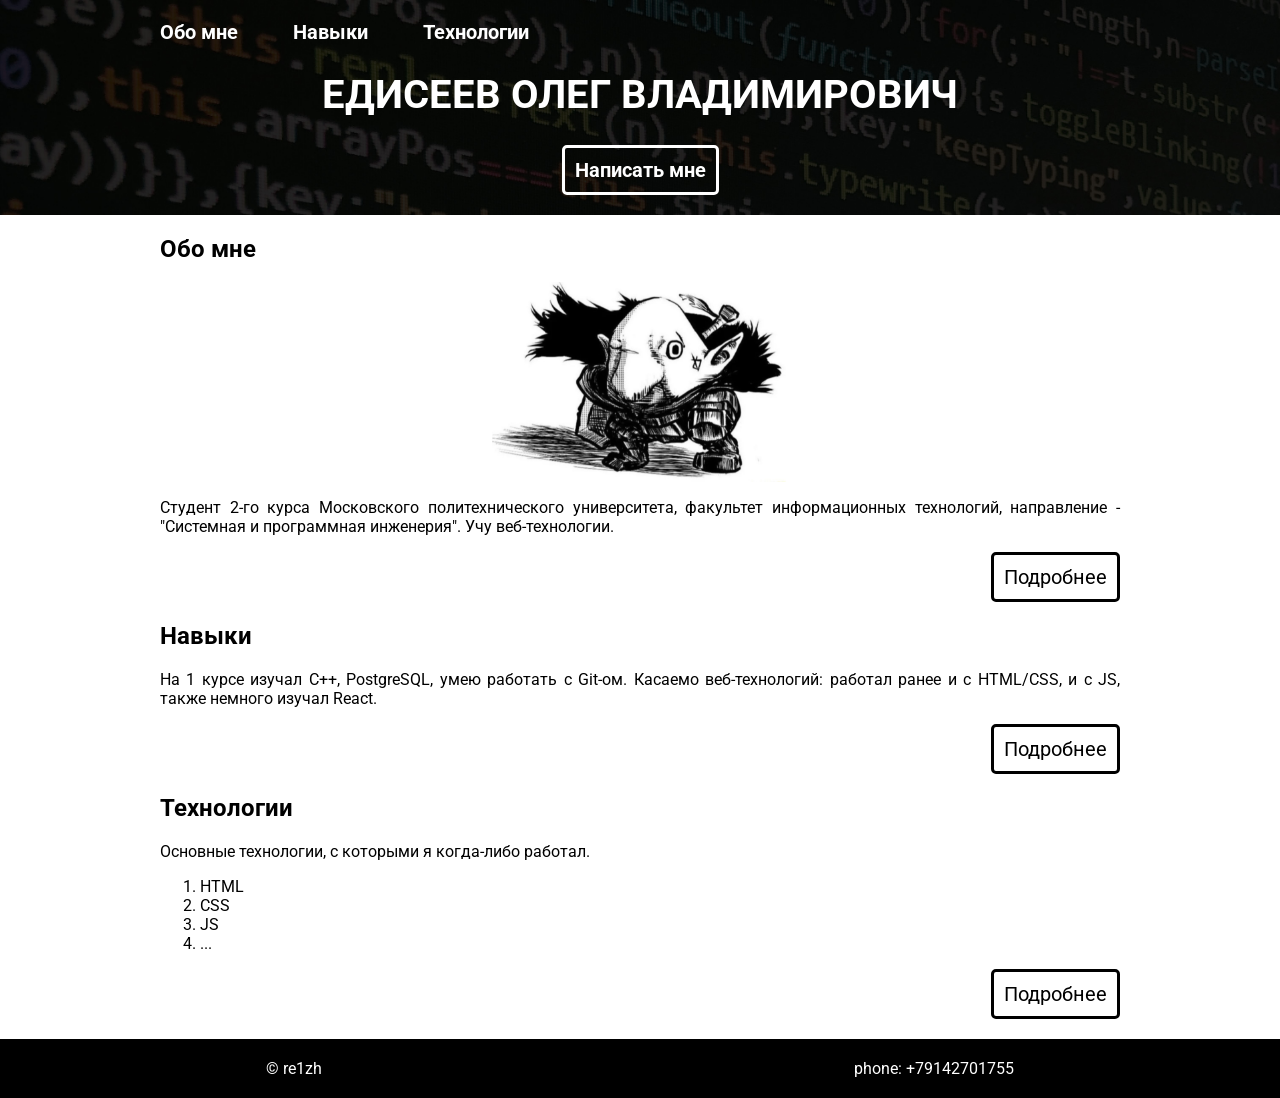
<file: lab1/index.html>
<!DOCTYPE html>
<html lang="ru">
    <head>
        <meta charset="utf-8">
        <title>Веб-разработчик</title>
        
        <link rel="preconnect" href="https://fonts.googleapis.com">
        <link rel="preconnect" href="https://fonts.gstatic.com" crossorigin>
        <link href="https://fonts.googleapis.com/css2?family=Roboto:wght@700&display=swap" rel="stylesheet">
        
        <link rel="stylesheet" href="style.css"> 
    </head>
    <body>
        <header class="header">
            <div class="container">
                <nav class="main-menu">
                    <ul>
                        <li><a href="#about">Обо мне</a></li>
                        <li><a href="#skills">Навыки</a></li>
                        <li><a href="#technologies">Технологии</a></li>
                    </ul>
                </nav>
                <div class="text-center">
                    <h1 class="text-upper">Едисеев Олег Владимирович</h1>
                    <a class="btn btn-white" href="mailto:ediseevoleg1go@gmail.com">Написать мне</a>
                </div>
            </div>
        </header>

        <main>
            <div class="container">
                <section id="about">
                    <h2>Обо мне</h2>
                    <figure class="avatar">
                        <img src="images/nose.jpg" alt="Аватарка в telegram">
                    </figure>
                    <p>
                        Студент 2-го курса Московского политехнического университета, факультет информационных технологий, 
                        направление - "Системная и программная инженерия". Учу веб-технологии.
                    </p>
                    <div class="text-right">
                        <a class="btn" href="about.html">Подробнее</a>
                    </div>
                </section>
                <section id="skills">
                    <h2>Навыки</h2>
                    <p>
                        На 1 курсе изучал C++, PostgreSQL, умею работать с Git-ом. Касаемо веб-технологий: работал ранее и с HTML/CSS, и с JS, также немного изучал React.
                    </p>
                    <div class="text-right">
                        <a class="btn" href="skills.html">Подробнее</a>
                    </div>
                </section>
                <section id="technologies">
                    <h2>Технологии</h2>
                    <p>
                        Основные технологии, с которыми я когда-либо работал.
                    </p>
                    <ol>
                        <li>HTML</li>
                        <li>CSS</li>
                        <li>JS</li>
                        <li>...</li>
                    </ol>
                    <div class="text-right">
                        <a class="btn" href="technologies.html">Подробнее</a>
                    </div>
                </section>
            </div>
        </main>
        <footer class="footer">
            <div class="container">
                &copy; re1zh
            </div>
            <div class="container">
                phone: +79142701755
            </div>
        </footer>
    </body>
</html>
</file>
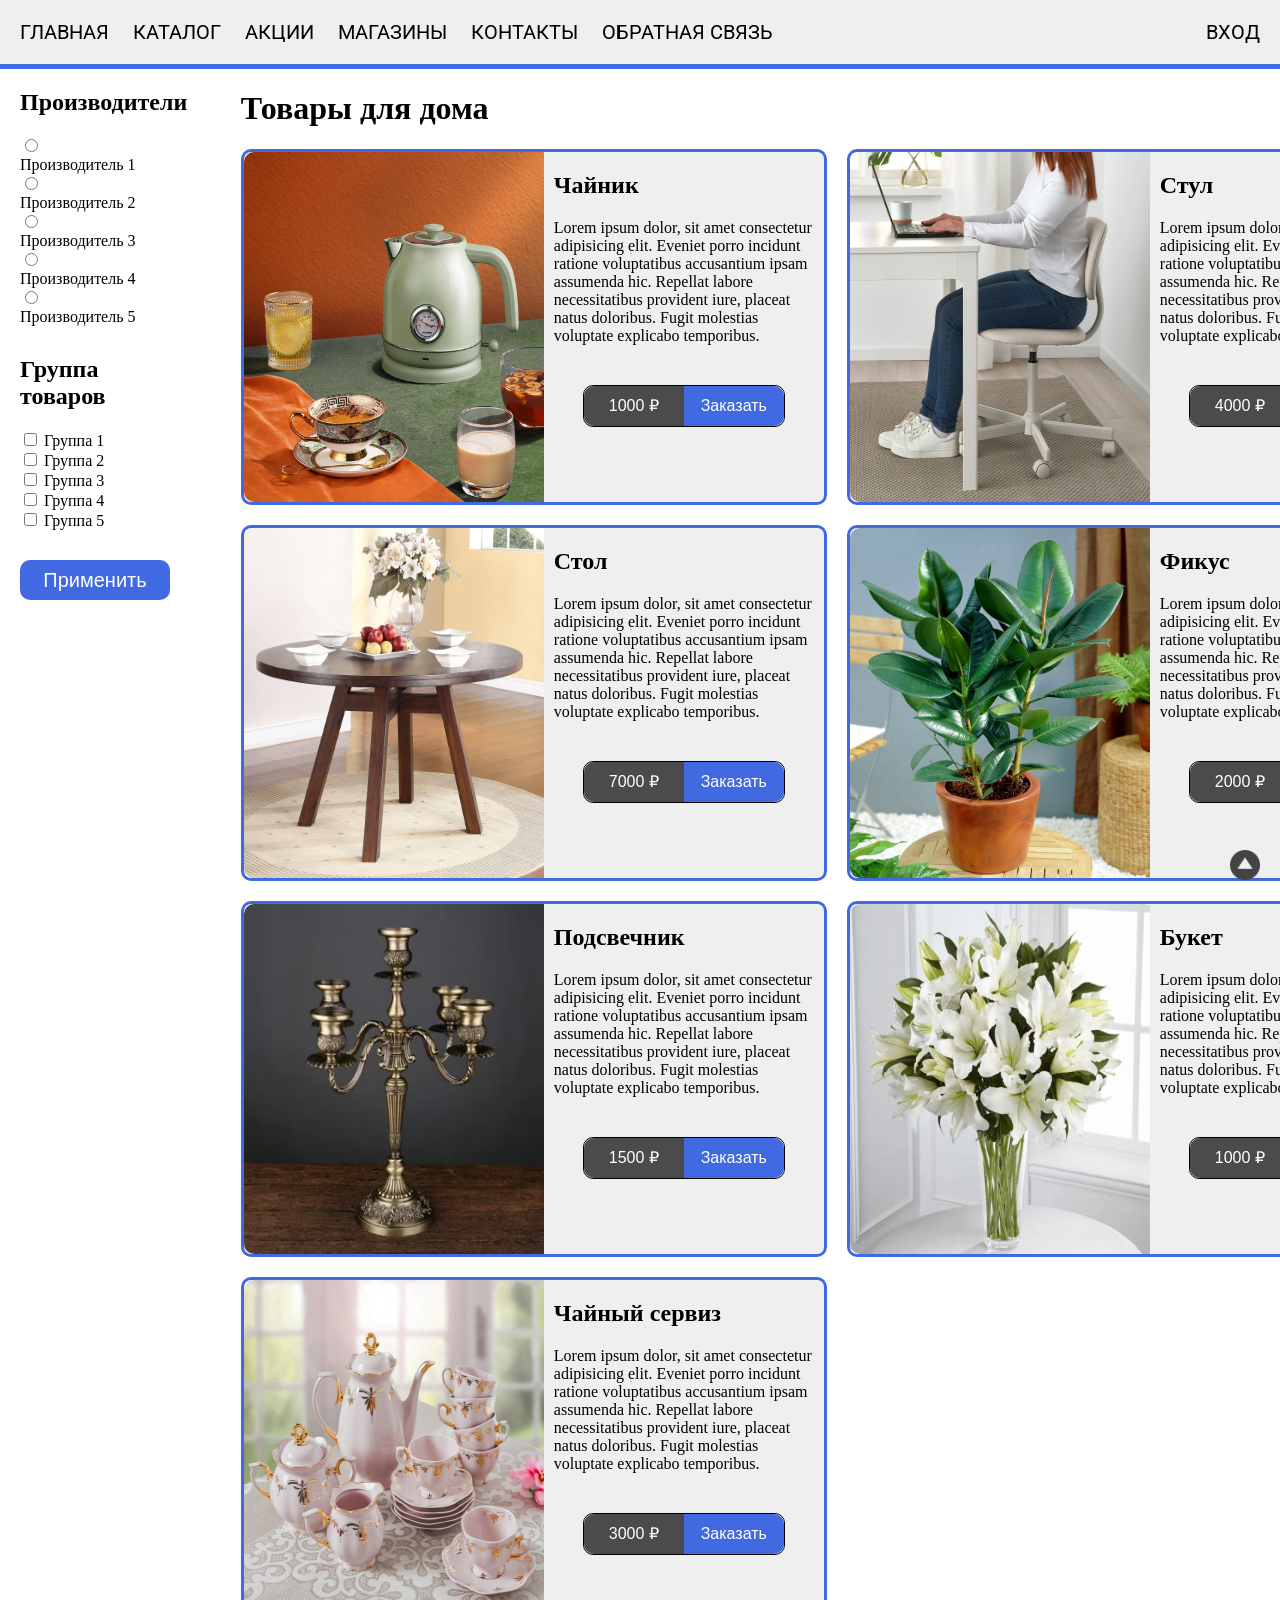
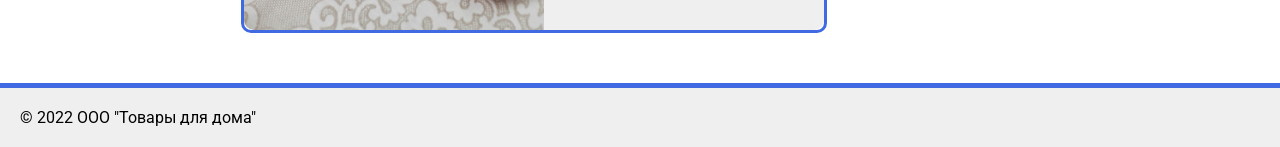
<file: lab2/index.html>
<!DOCTYPE html>
<html lang="en">
<head>
    <meta charset="UTF-8">
    <title>Товары для дома</title>

    <link rel="preconnect" href="https://fonts.googleapis.com">
    <link rel="preconnect" href="https://fonts.gstatic.com" crossorigin>
    <link href="https://fonts.googleapis.com/css2?family=Oswald:wght@600&family=Roboto:wght@700&display=swap" rel="stylesheet">
    
    <link rel="stylesheet" href="style.css">
</head>
<body>
    <header>
        <nav class="top-bot">
            <ul>
                <li><a href="" id="top_doc">ГЛАВНАЯ</a></li>
                <li><a href="">КАТАЛОГ</a></li>
                <li><a href="">АКЦИИ</a></li>
                <li><a href="">МАГАЗИНЫ</a></li>
                <li><a href="">КОНТАКТЫ</a></li>
                <li><a href="feedback.html">ОБРАТНАЯ СВЯЗЬ</a></li>
                <li><a href="auth.html">ВХОД</a></li>
            </ul>
        </nav>
        <div class="blue-line"></div>
    </header>
    
    <main>
        <div class="filter">
            <section class="manufacts">
                <h2>Производители</h2>
                <div>
                    <input type="radio" id="man1" name="manufact">
                    <label for="man1">Производитель 1</label>
                </div>
                <div>
                    <input type="radio" id="man2" name="manufact">
                    <label for="man2">Производитель 2</label>
                </div>
                <div>
                    <input type="radio" id="man3" name="manufact">
                    <label for="man3">Производитель 3</label>
                </div>
                <div>
                    <input type="radio" id="man4" name="manufact">
                    <label for="man4">Производитель 4</label>
                </div>
                <div>
                    <input type="radio" id="man5" name="manufact">
                    <label for="man5">Производитель 5</label>
                </div>
            </section>

            <section class="groups">
                <h2>Группа товаров</h2>
                <div class="checkbox-round">
                    <input type="checkbox" id="group1" name="group">
                    <label for="group1">Группа 1</label>
                </div>
                <div>
                    <input type="checkbox" id="group2" name="group">
                    <label for="group2">Группа 2</label>
                </div>
                <div>
                    <input type="checkbox" id="group3" name="group">
                    <label for="group3">Группа 3</label>
                </div>
                <div>
                    <input type="checkbox" id="group4" name="group">
                    <label for="group4">Группа 4</label>
                </div>
                <div>
                    <input type="checkbox" id="group5" name="group">
                    <label for="group5">Группа 5</label>
                </div>
            </section>
            <div class="btn">
                Применить
            </div>
        </div>
        <div class="content">
            <h1 class="hhgoods_text">Товары для дома</h1>
            <section class="goods">
                <div class="goods_elem">
                    <img src="img/teapot.jpg" alt="Чайник" class="elem_img">
                    <div class="desc">
                        <h2 class="goods_text">Чайник</h2>
                        <p>Lorem ipsum dolor, sit amet consectetur adipisicing elit. Eveniet porro incidunt ratione voluptatibus accusantium ipsam assumenda hic. Repellat labore necessitatibus provident iure, placeat natus doloribus. Fugit molestias voluptate explicabo temporibus.</p>
                        <div class="order-btn">
                            <div class="price">
                                1000 ₽
                            </div>
                            <div class="order">
                                Заказать
                            </div>
                        </div>
                    </div>
                </div>

                <div class="goods_elem">
                    <img src="img/chair.webp" alt="Стул" class="elem_img">
                    <div class="desc">
                        <h2 class="goods_text">Стул</h2>
                        <p>Lorem ipsum dolor, sit amet consectetur adipisicing elit. Eveniet porro incidunt ratione voluptatibus accusantium ipsam assumenda hic. Repellat labore necessitatibus provident iure, placeat natus doloribus. Fugit molestias voluptate explicabo temporibus.</p>
                        <div class="order-btn">
                            <div class="price">
                                4000 ₽
                            </div>
                            <div class="order">
                                Заказать
                            </div>
                        </div>
                    </div>
                </div>

                <div class="goods_elem">
                    <img src="img/table.jpg" alt="Стол" class="elem_img">
                    <div class="desc">
                        <h2 class="goods_text">Стол</h2>
                        <p>Lorem ipsum dolor, sit amet consectetur adipisicing elit. Eveniet porro incidunt ratione voluptatibus accusantium ipsam assumenda hic. Repellat labore necessitatibus provident iure, placeat natus doloribus. Fugit molestias voluptate explicabo temporibus.</p>
                        <div class="order-btn">
                            <div class="price">
                                7000 ₽
                            </div>
                            <div class="order">
                                Заказать
                            </div>
                        </div>
                    </div>
                </div>

                <div class="goods_elem">
                    <img src="img/plant.jpg" alt="Фикус" class="elem_img">
                    <div class="desc">
                        <h2 class="goods_text">Фикус</h2>
                        <p>Lorem ipsum dolor, sit amet consectetur adipisicing elit. Eveniet porro incidunt ratione voluptatibus accusantium ipsam assumenda hic. Repellat labore necessitatibus provident iure, placeat natus doloribus. Fugit molestias voluptate explicabo temporibus.</p>
                        <div class="order-btn">
                            <div class="price">
                                2000 ₽
                            </div>
                            <div class="order">
                                Заказать
                            </div>
                        </div>
                    </div>
                </div>

                <div class="goods_elem">
                    <img src="img/candle_stick.webp" alt="Подсвечник" class="elem_img">
                    <div class="desc">
                        <h2 class="goods_text">Подсвечник</h2>
                        <p>Lorem ipsum dolor, sit amet consectetur adipisicing elit. Eveniet porro incidunt ratione voluptatibus accusantium ipsam assumenda hic. Repellat labore necessitatibus provident iure, placeat natus doloribus. Fugit molestias voluptate explicabo temporibus.</p>
                        <div class="order-btn">
                            <div class="price">
                                1500 ₽
                            </div>
                            <div class="order">
                                Заказать
                            </div>
                        </div>
                    </div>
                </div>

                <div class="goods_elem">
                    <img src="img/flowers.webp" alt="Букет" class="elem_img">
                    <div class="desc">
                        <h2 class="goods_text">Букет</h2>
                        <p>Lorem ipsum dolor, sit amet consectetur adipisicing elit. Eveniet porro incidunt ratione voluptatibus accusantium ipsam assumenda hic. Repellat labore necessitatibus provident iure, placeat natus doloribus. Fugit molestias voluptate explicabo temporibus.</p>
                        <div class="order-btn">
                            <div class="price">
                                1000 ₽
                            </div>
                            <div class="order">
                                Заказать
                            </div>
                        </div>
                    </div>
                </div>
                
                <div class="goods_elem">
                    <img src="img/tea_set.jpg" alt="Чайный_сервиз" class="elem_img">
                    <div class="desc">
                        <h2 class="goods_text">Чайный сервиз</h2>
                        <p>Lorem ipsum dolor, sit amet consectetur adipisicing elit. Eveniet porro incidunt ratione voluptatibus accusantium ipsam assumenda hic. Repellat labore necessitatibus provident iure, placeat natus doloribus. Fugit molestias voluptate explicabo temporibus.</p>
                        <div class="order-btn">
                            <div class="price">
                                3000 ₽
                            </div>
                            <div class="order">
                                Заказать
                            </div>
                        </div>
                    </div>
                </div>
                
            </section>
            <a href="#top_doc"><img src="img/to_top.png" alt="К началу" class="to_top_img"></a>
        </div>
    </main>

    <footer>
        <div class="blue-line"></div>    
        <div class="top-bot">
            &copy; 2022 ООО "Товары для дома"
        </div>
    </footer>
</body>
</html>
</file>
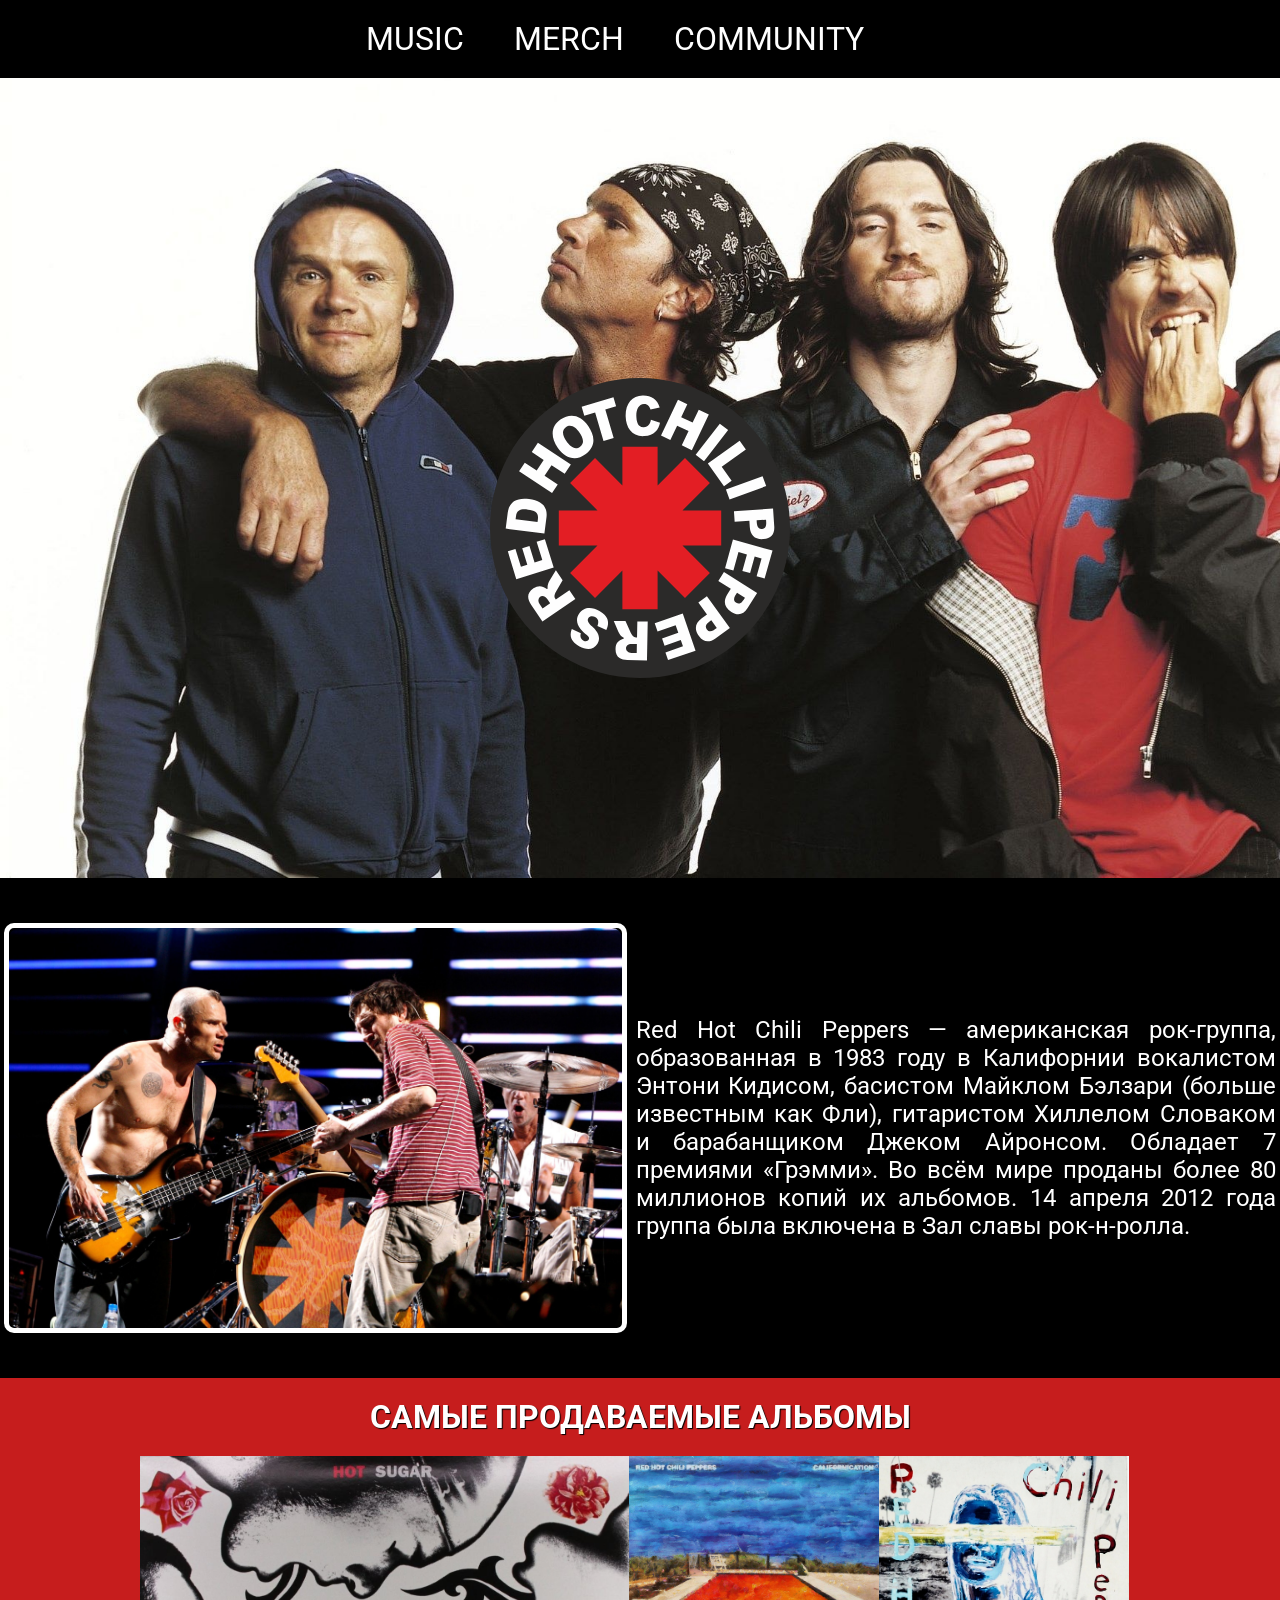
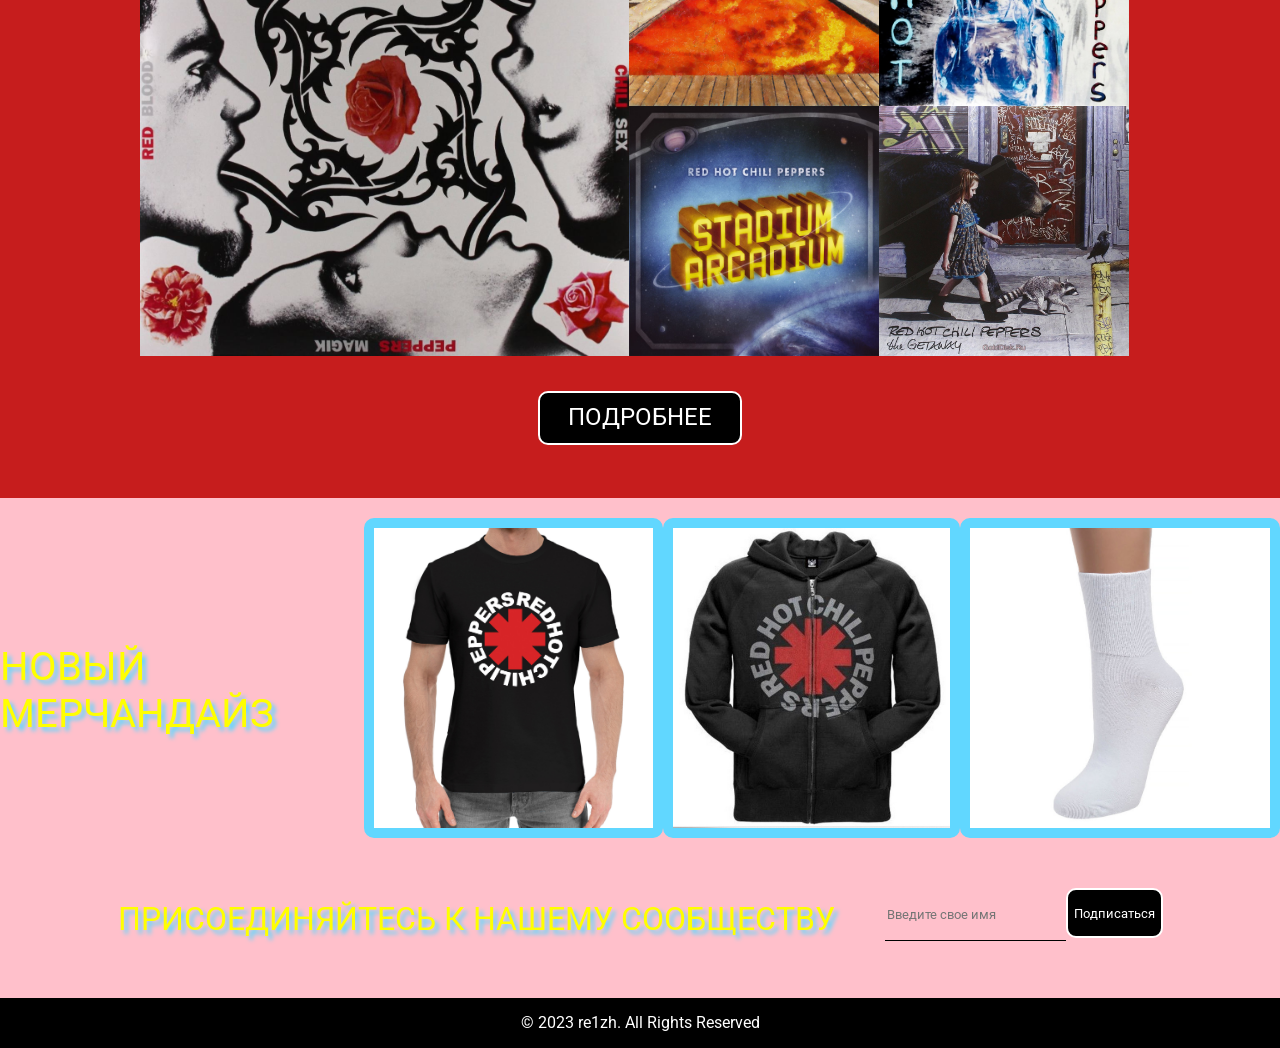
<file: lab3/index.html>
<!DOCTYPE html>
<html lang="en">
    <head>
        <meta charset="UTF-8">
        <title>Red Hot Chili Peppers</title>
        
        <link rel="stylesheet" href="style.css">

        <link rel="preconnect" href="https://fonts.googleapis.com">
        <link rel="preconnect" href="https://fonts.gstatic.com" crossorigin>
        <link href="https://fonts.googleapis.com/css2?family=Nunito+Sans:opsz@6..12&family=Oswald:wght@600&family=Roboto:wght@700&display=swap" rel="stylesheet">
    
        <link rel="preconnect" href="https://fonts.googleapis.com">
        <link rel="preconnect" href="https://fonts.gstatic.com" crossorigin>
        <link href="https://fonts.googleapis.com/css2?family=Alumni+Sans+Collegiate+One:ital@0;1&family=Nunito+Sans:opsz@6..12&family=Oswald:wght@600&family=Roboto:wght@700&display=swap" rel="stylesheet">
    
        <link media="print" rel="stylesheet" href="print.css">
    </head>
    <body>
        <header>
            <div>
                <nav class="menu first-font">
                    <ul>
                        <li><a href="#music">MUSIC</a></li>
                        <li><a href="#merch">MERCH</a></li>
                        <li><a href="#community">COMMUNITY</a></li>
                    </ul>
                </nav>
            </div>
        </header>
        <main>
            <div class="container main-content">
                <div class="image-container">
                    <img class="img-rhcp-logo" src="img/logo.svg" alt="rhcp_members">
                </div>
                <div class="description-content first-font">
                    <div class="img-concert-container">
                        <img class="img-concert" src="img/concert.jpg" alt="rhcp_concert">
                    </div>
                    <div class="description-text-container">
                        <p>
                            Red Hot Chili Peppers  — американская рок-группа, образованная в 1983 году в Калифорнии вокалистом Энтони Кидисом, 
                            басистом Майклом Бэлзари (больше известным как Фли), гитаристом Хиллелом Словаком и барабанщиком Джеком Айронсом. 
                            Обладает 7 премиями «Грэмми». Во всём мире проданы более 80 миллионов копий их альбомов. 
                            14 апреля 2012 года группа была включена в Зал славы рок-н-ролла. 
                        </p>
                    </div>
                </div>
                <div id="music" class="music-container second-font">
                    <h1>САМЫЕ ПРОДАВАЕМЫЕ АЛЬБОМЫ</h1>
                    <div class="albums-container">
                        <div class="albums-container-1">
                            <img class="albums-img1" src="img/bssm.jpg" alt="blood_sugar_sex_magik_album">
                            <div class="albums-container-2">
                                <img class="albums-img2" src="img/califonication.jpeg" alt="califonication_album">
                                <img class="albums-img2" src="img/by_the_way.jpg" alt="by_the_way_album">
                                <img class="albums-img2" src="img/stadium_arcadium.jpg" alt="stadium_arcadium_album">
                                <img class="albums-img2" src="img/getaway.jpg" alt="getaway_album">
                            </div>
                        </div>   
                    </div>
                    <a href="music.html">
                        <div class="music-btn">ПОДРОБНЕЕ</div>
                    </a>
                </div>
                <div class="community-merch-section second-font">
                    <div id="merch" class="merch-container">
                        <p>НОВЫЙ МЕРЧАНДАЙЗ</p>
                        <img src="img/t-shirt.jpg" alt="merch1">
                        <img src="img/jacket.jpeg" alt="merch2">
                        <img src="img/sock.jpg" alt="merch3">
                    </div>
                    <div id="community" class="community-container">
                        <p>ПРИСОЕДИНЯЙТЕСЬ К НАШЕМУ СООБЩЕСТВУ</p>
                        <input id="my_input" class="comm_input first-font" placeholder="Введите свое имя">
                        <button class="submit_btn first-font" onclick="msg()">Подписаться</button>
                    </div>
                </div>
            </div>
        </main>
        <footer class="first-font">
            <div class="tag">
                &copy; 2023 re1zh. All Rights Reserved
            </div>
        </footer>

        <script>
            function msg(){
                let inputVal = document.getElementById("my_input").value;
                alert(`Спасибо за подписку, ${inputVal}!`);
            }
        </script>
    </body>
</html>
</file>
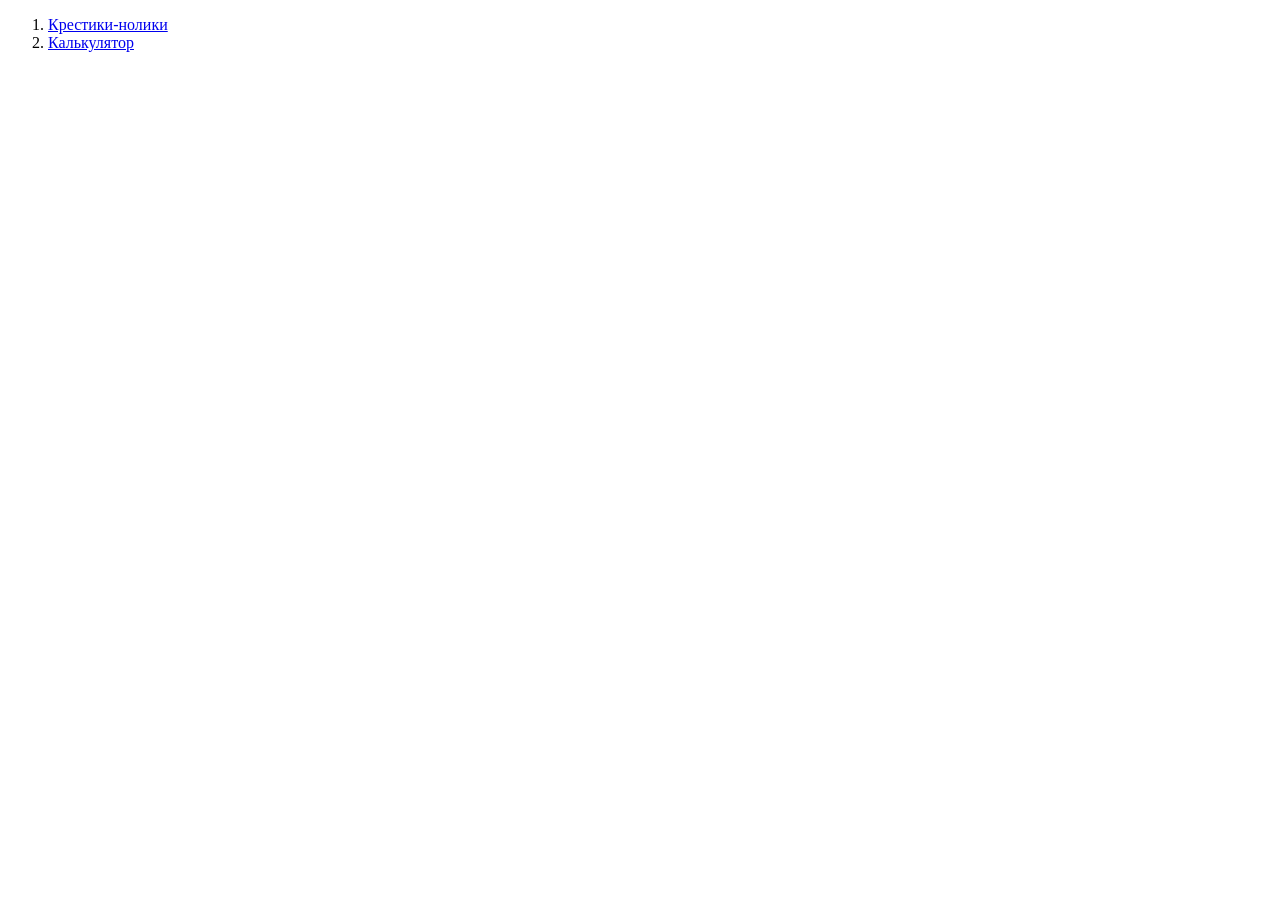
<file: lab4/index.html>
<!DOCTYPE html>
<html lang="ru">
<head>
    <meta charset="UTF-8">
    <meta name="viewport" content="width=device-width, initial-scale=1.0">
    <title>Лабораторная работа № 4 | ОВТ</title>
</head>
<body>
    <ol>
        <li>
            <a href="tic-tac-toe/index.html">Крестики-нолики</a>
        </li>
        <li>
            <a href="calc/index.html">Калькулятор</a>
        </li>
    </ol>
</body>
</html>
</file>
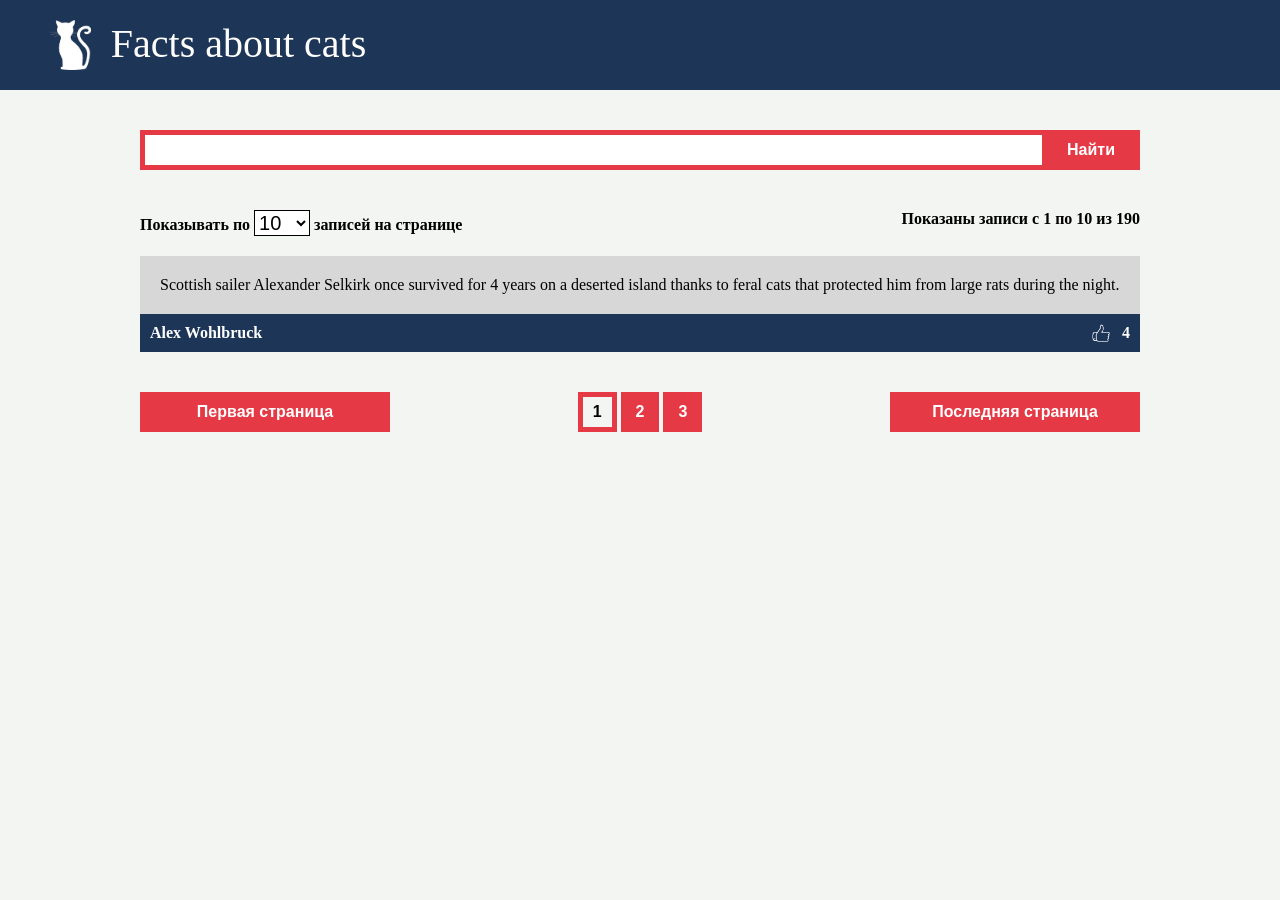
<file: lab5/index.html>
<!DOCTYPE html>
<html lang="en">
<head>
    <meta charset="UTF-8">
    <meta name="viewport" content="width=device-width, initial-scale=1.0">
    <title>Cats facts</title>
    <link rel="stylesheet" href="styles.css">
</head>
<body>
    <header class="header">
        <nav>
            <img class="logo" src="images/cat_white.png">
            <div class="title">Facts about cats</div>
        </nav>
    </header>
    <main>
        <div class="container">
            <div class="search-form">
                <input type="text" class="search-field">
                <button class="search-btn">Найти</button>
            </div>
            <div class="autocomplete-dropdown"></div>
            <div class="pagination-info">
                <span>
                    Показывать по
                    <select name="per-page" class="per-page-btn">
                        <option>5</option>
                        <option selected>10</option>
                        <option>15</option>
                        <option>20</option>
                        <option>25</option>
                        <option>50</option>
                        <option>100</option>
                    </select>
                    записей на странице
                </span>
                <span class="current-interval-info">
                    Показаны записи с <span class="current-interval-start">1</span> по <span class="current-interval-end">10</span> из <span class="total-count">190</span>
                </span>
            </div>
            <div class="facts-list" data-url="http://cat-facts-api.std-900.ist.mospolytech.ru/facts">
                <div class="facts-list-item">
                    <div class="item-content">
                        Scottish sailer Alexander Selkirk once survived for 4 years on a deserted island thanks to feral cats that protected him
                        from large rats during the night.
                    </div>
                    <div class="item-footer">
                        <div class="author-name">
                            Alex Wohlbruck
                        </div>
                        <div class="upvotes">
                            4
                        </div>
                    </div>
                </div>
            </div>
            <div class="pagination">
                <button class="btn first-page-btn" data-page="1">Первая страница</button>
                <div class="pages-btn">
                    <button class="btn active" data-page="1">1</button>
                    <button class="btn" data-page="2">2</button>
                    <button class="btn" data-page="3">3</button>
                </div>
                <button class="btn last-page-btn">Последняя страница</button> 
            </div>
        </div>
    </main>

    <script src="main.js" defer></script>
</body>
</html>
</file>
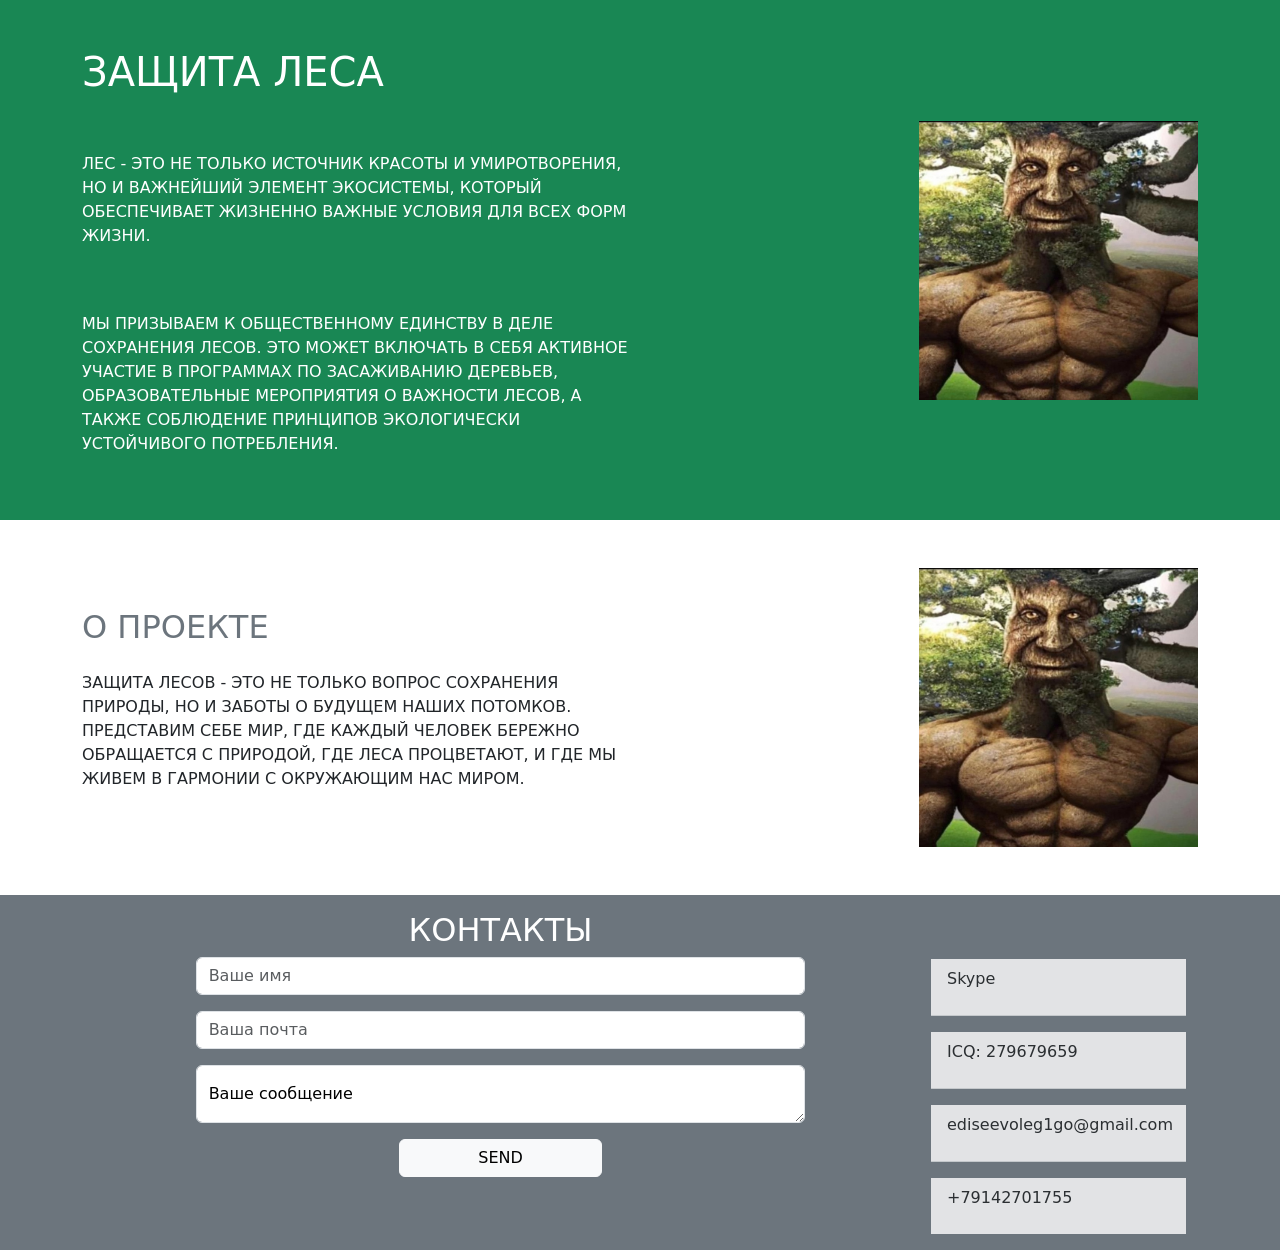
<file: lab6/index.html>
<!DOCTYPE html>
<html lang="en">
<head>
    <meta charset="UTF-8">
    <meta name="viewport" content="width=device-width, initial-scale=1.0">

    <link href="https://cdn.jsdelivr.net/npm/bootstrap@5.3.2/dist/css/bootstrap.min.css" rel="stylesheet" integrity="sha384-T3c6CoIi6uLrA9TneNEoa7RxnatzjcDSCmG1MXxSR1GAsXEV/Dwwykc2MPK8M2HN" crossorigin="anonymous">
    <title>Super Project</title>
</head>
<body class="h-100">
    <div class="d-flex flex-column gap-5 d-flex flex-grow-1 h-100">
        <header class="bg-success text-white py-5">
            <div class="container d-flex flex-md-row flex-column align-items-center justify-content-between">
                <div class="d-flex flex-column gap-5 w-50 text-uppercase">
                    <h1>Защита леса</h1>
                    <p>Лес - это не только источник красоты и умиротворения, но и важнейший элемент экосистемы, который обеспечивает жизненно важные условия для всех форм жизни.</p>
                    <p>Мы призываем к общественному единству в деле сохранения лесов. Это может включать в себя активное участие в программах по засаживанию деревьев, образовательные мероприятия о важности лесов, а также соблюдение принципов экологически устойчивого потребления.</p>
                </div>
                <img src="img/dub.jpg" alt="" class="w-25">
            </div>
        </header>
        <main class="container d-flex justify-content-between flex-md-row flex-column align-items-center flex-grow-1 flex-shrink-0">
            <div class="d-flex flex-column gap-3 w-50 text-uppercase">
                <h2 class="text-secondary">О проекте</h2>
                <p>Защита лесов - это не только вопрос сохранения природы, но и заботы о будущем наших потомков. Представим себе мир, где каждый человек бережно обращается с природой, где леса процветают, и где мы живем в гармонии с окружающим нас миром.</p>
            </div>
            <img src="img/dub.jpg" alt="" class="w-25">
        </main>
        <footer class="bg-secondary text-white py-3 flex-shrink-0 flex-grow-0">
            <div class="container row mx-auto">
                <div class="container col-sm-9">
                    <h2 class="text-center text-uppercase">Контакты</h2>
                    <div class="d-flex flex-column gap-3 align-items-center">
                        <input type="text" placeholder="Ваше имя" class="form-control w-75">
                        <input type="text" placeholder="Ваша почта" class="form-control w-75">
                        <div class="form-floating text-black h-auto w-75">
                            <textarea class="form-control" placeholder="Leave a comment here" id="floatingTextarea"></textarea>
                            <label for="floatingTextarea">Ваше сообщение</label>
                        </div>
                        <button class="w-25 btn btn-light">SEND</button>
                    </div>
                </div>
                <div class="container col-sm-3 mt-5">
                    <ul class="d-flex flex-column gap-3 list-group list-group-flush">
                        <li class="list-group-item list-group-item-secondary list-group-item-action">
                            <p>Skype</p>
                        </li>
                        <li class="list-group-item list-group-item-secondary list-group-item-action">
                            <p>ICQ: 279679659</p>
                        </li>
                        <li class="list-group-item list-group-item-secondary list-group-item-action">
                            <p>ediseevoleg1go@gmail.com</p>
                        </li>
                        <li class="list-group-item list-group-item-secondary list-group-item-action">
                            <p>+79142701755</p>
                        </li>
                    </ul>
                </div>
            </div>
        </footer>
    </div>
</body>
</html>
</file>
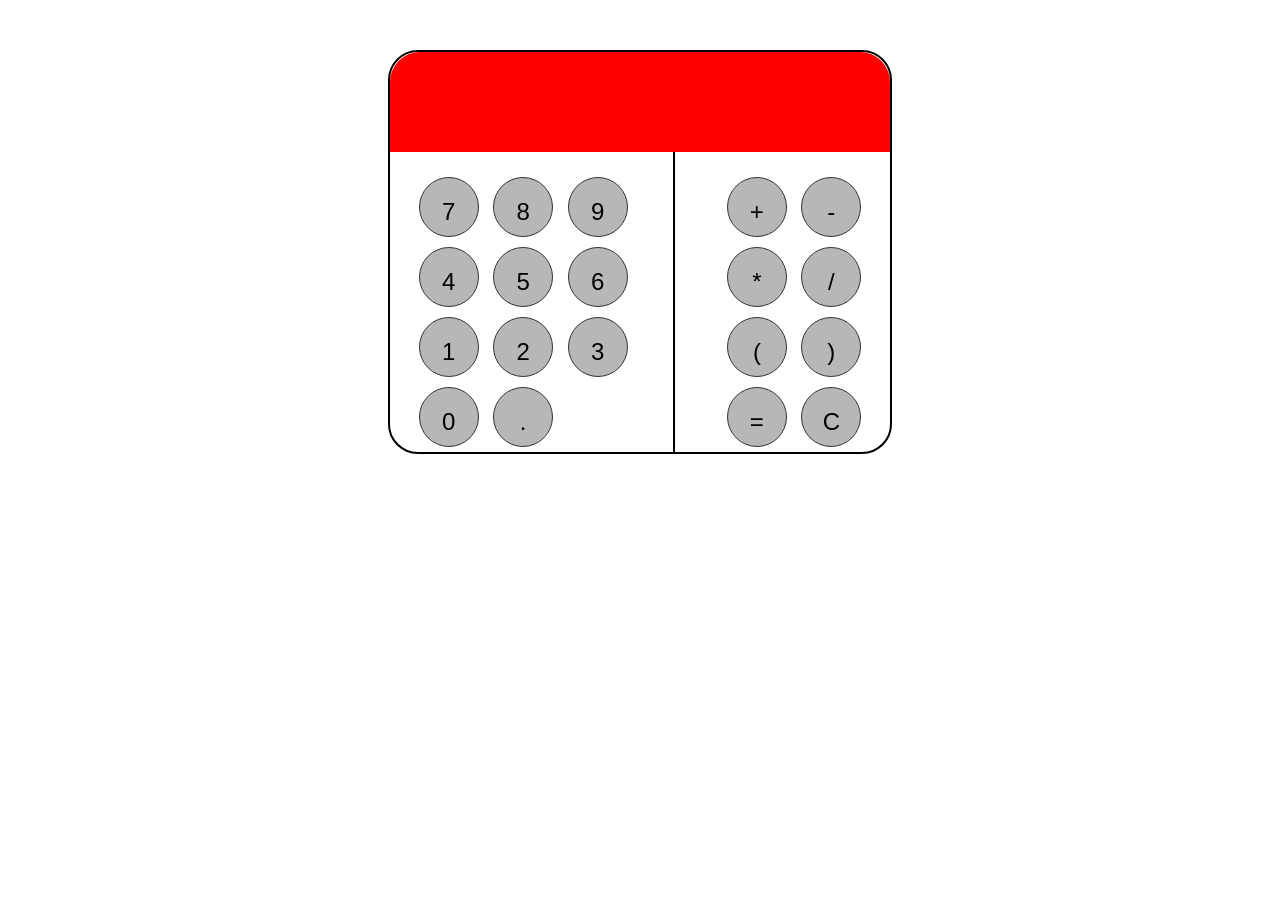
<file: lab4/calc/index.html>
<!DOCTYPE html>
<html lang="ru">
<head>
    <meta charset="UTF-8">
    <meta name="viewport" content="width=device-width, initial-scale=1.0">
    <meta http-equiv="X-UA-Compatible" content="ie=edge">
    <link href="https://fonts.googleapis.com/css2?family=Orbitron&display=swap" rel="stylesheet">
    <link href="https://fonts.googleapis.com/css2?family=Prompt&display=swap" rel="stylesheet">
    <link rel="stylesheet" href="style.css">
    <script src="main.js" defer></script>
    <title>Калькулятор</title>
</head>
<body>
    <main>
        <div class="calc-container">
            <div class="screen">
                <span></span>
            </div>
            <div class="buttons">
                <div class="digits">
                    <div>
                        <button class="key digit">7</button>
                        <button class="key digit">8</button>
                        <button class="key digit">9</button>
                    </div>
                    <div>
                        <button class="key digit">4</button>
                        <button class="key digit">5</button>
                        <button class="key digit">6</button>
                    </div>
                    <div>
                        <button class="key digit">1</button>
                        <button class="key digit">2</button>
                        <button class="key digit">3</button>
                    </div>
                    <div>
                        <button class="key digit">0</button>
                        <button class="key digit">.</button>
                    </div>
                </div>
                <div class="other">
                    <div>
                        <button class="key operation">+</button>
                        <button class="key operation">-</button>
                    </div>
                    <div>
                        <button class="key operation">*</button>
                        <button class="key operation">/</button>
                    </div>
                    <div>
                        <button class="key bracket">(</button>
                        <button class="key bracket">)</button>
                    </div>
                    <div>
                        <button class="key result">=</button>
                        <button class="key clear">C</button>
                    </div>
                </div>
            </div>
        </div>
    </main>
</body>
</html>
</file>
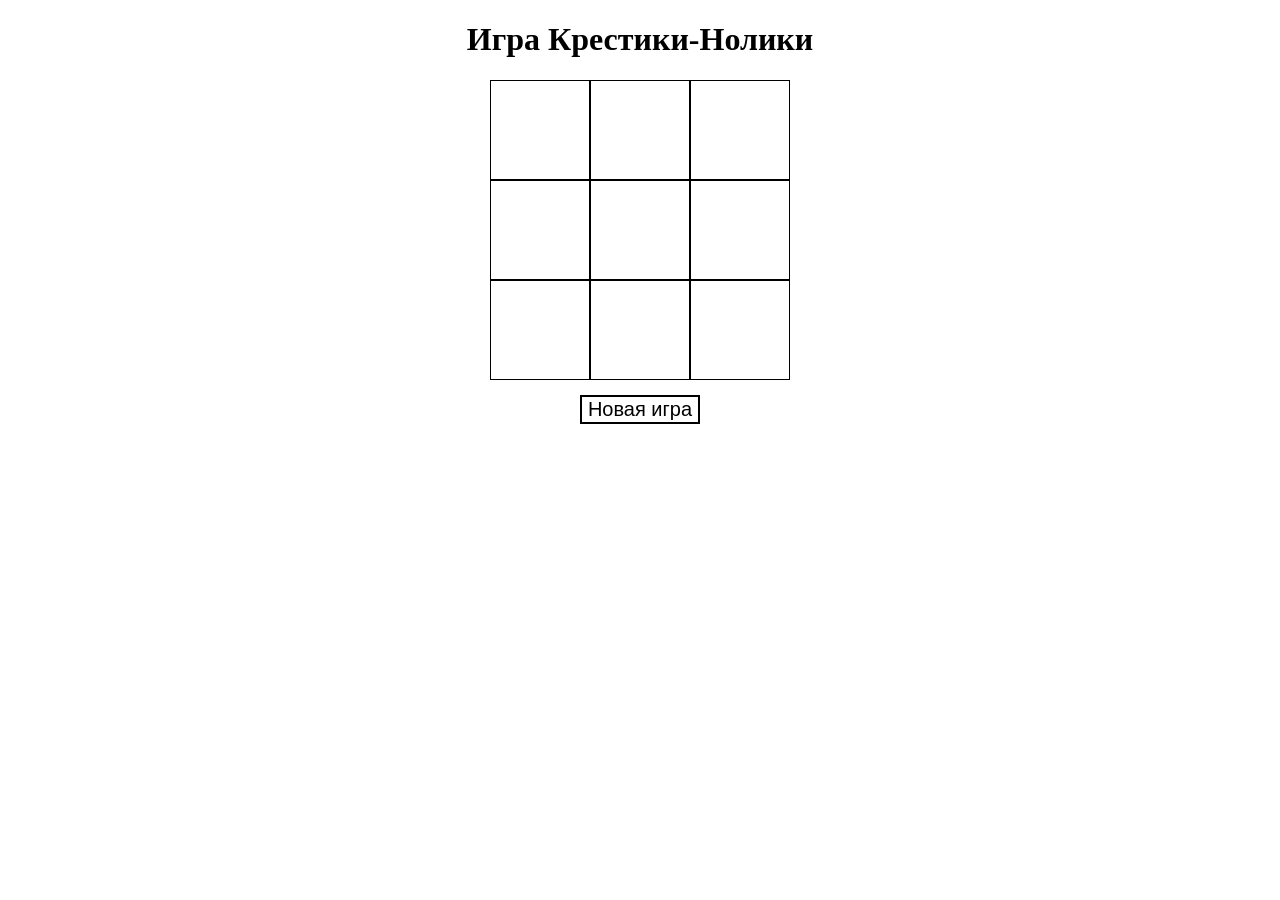
<file: lab4/tic-tac-toe/index.html>
<!DOCTYPE html>
<html lang="en">
<head>
    <meta charset="UTF-8">
    <meta name="viewport" content="width=device-width, initial-scale=1.0">
    <title>Игра Крестики-Нолики</title>
    <link rel="stylesheet" href="style.css">
</head>
<body>
    <main>
        <div id="game">
            <h1>Игра Крестики-Нолики</h1>
            <div class="messages"></div>
            <div id="board"></div>
            <button class="btn">Новая игра</button>
        </div>
    </main>
    <script src="main.js"></script>
</body>
</html>
</file>
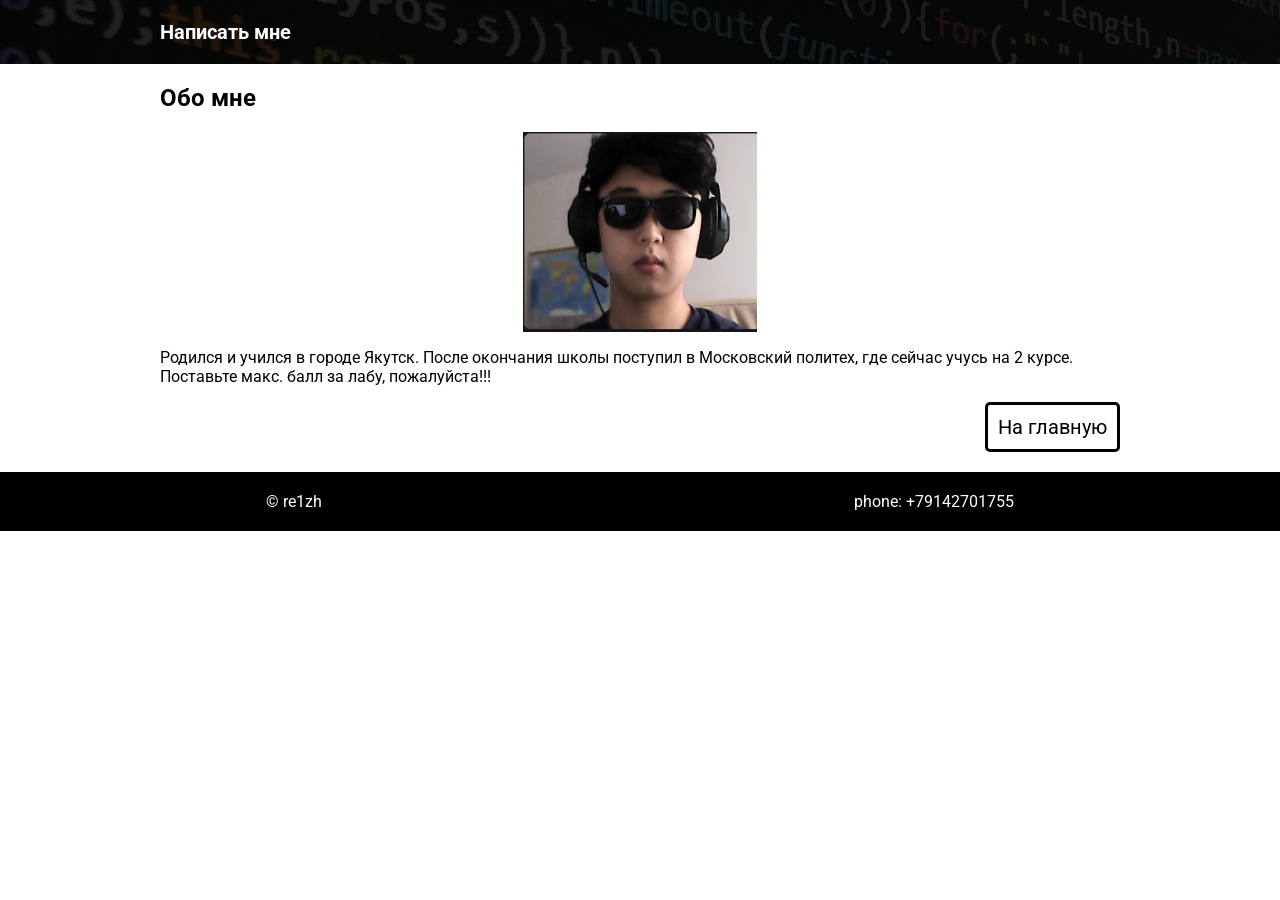
<file: lab1/about.html>
<!DOCTYPE html>
<html lang="ru">
    <head>
        <meta charset="utf-8">
        <title>Web-developer</title>

        <link rel="preconnect" href="https://fonts.googleapis.com">
        <link rel="preconnect" href="https://fonts.gstatic.com" crossorigin>
        <link href="https://fonts.googleapis.com/css2?family=Roboto:wght@700&display=swap" rel="stylesheet">

        <link rel="stylesheet" href="style.css">
    </head>
    <body>
        <header class="header">
            <div class="container">
                <nav class="main-menu">
                    <ul>
                        <li><a href="mailto:ediseevoleg1go@gmail.com">Написать мне</a></li>
                    </ul>
                </nav>
            </div>
        </header>

        <main>
            <div class="container">
                <section id="about">
                    <h2>Обо мне</h2>
                    <figure class="avatar">
                        <img src="images/oleg.png" alt="Олег Едисеев в годы своей юности">
                    </figure>
                    <p>
                        Родился и учился в городе Якутск. После окончания школы поступил в Московский политех, 
                        где сейчас учусь на 2 курсе.<br>
                        Поставьте макс. балл за лабу, пожалуйста!!!
                    </p>
                    <div class="text-right">
                        <a class="btn" href="index.html">На главную</a>
                    </div>
                </section>
            </div>
        </main>
        <footer class="footer">
            <div class="container">
                &copy; re1zh
            </div>
            <div class="container">
                phone: +79142701755
            </div>
        </footer>
    </body>
</html>
</file>
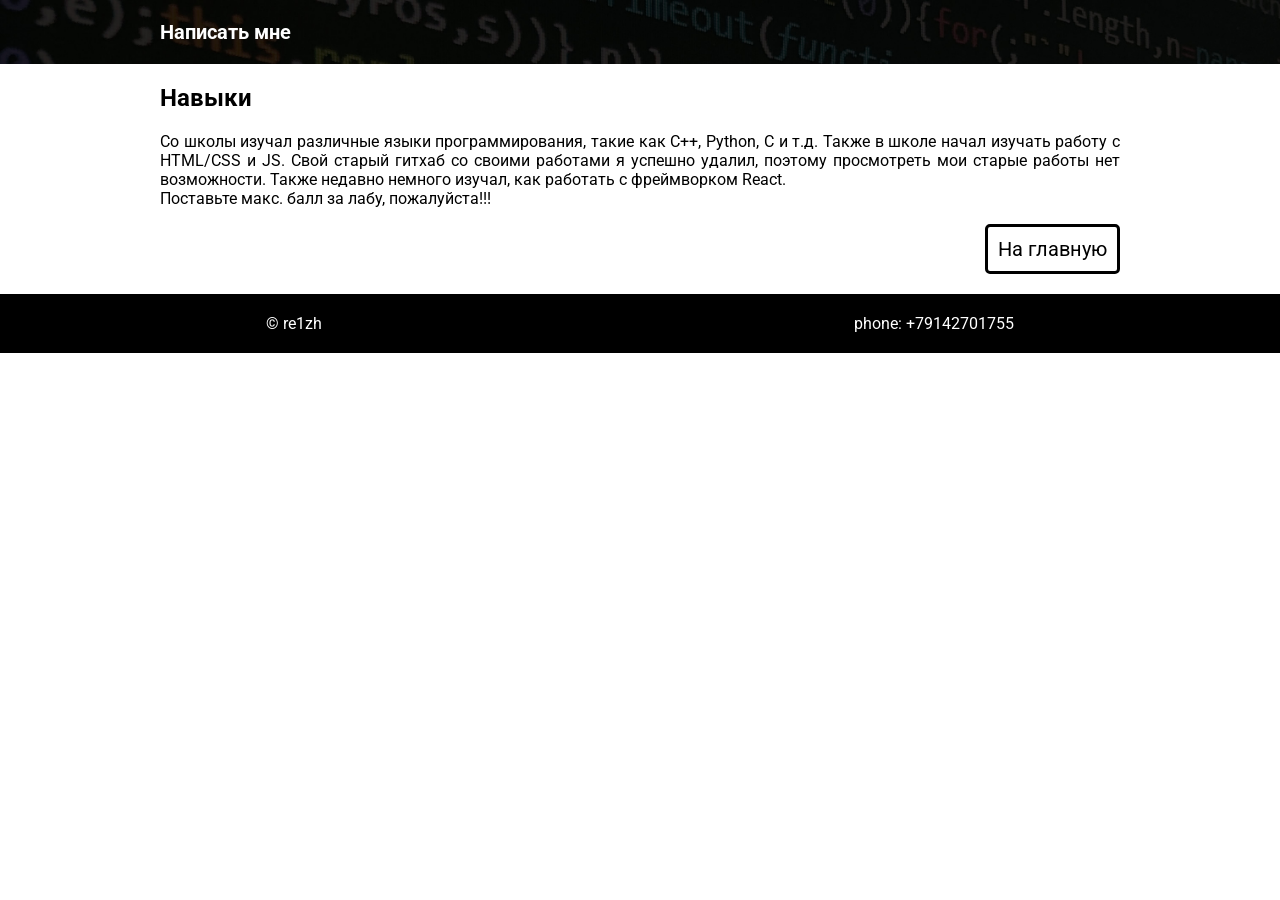
<file: lab1/skills.html>
<!DOCTYPE html>
<html lang="ru">
    <head>
        <meta charset="utf-8">
        <title>Web-developer</title>

        <link rel="preconnect" href="https://fonts.googleapis.com">
        <link rel="preconnect" href="https://fonts.gstatic.com" crossorigin>
        <link href="https://fonts.googleapis.com/css2?family=Roboto:wght@700&display=swap" rel="stylesheet">

        <link rel="stylesheet" href="style.css">
    </head>
    <body>
        <header class="header">
            <div class="container">
                <nav class="main-menu">
                    <ul>
                        <li><a href="mailto:ediseevoleg1go@gmail.com">Написать мне</a></li>
                    </ul>
                </nav>
            </div>
        </header>

        <main>
            <div class="container">
                <section id="skills">
                    <h2>Навыки</h2>
                    <p>
                        Со школы изучал различные языки программирования, такие как C++, Python, C и т.д. 
                        Также в школе начал изучать работу с HTML/CSS и JS. 
                        Свой старый гитхаб со своими работами я успешно удалил, поэтому просмотреть мои старые работы нет возможности.
                        Также недавно немного изучал, как работать с фреймворком React.<br>
                        Поставьте макс. балл за лабу, пожалуйста!!!
                    </p>
                    <div class="text-right">
                        <a class="btn" href="index.html">На главную</a>
                    </div>
                </section>
            </div>
        </main>
        <footer class="footer">
            <div class="container">
                &copy; re1zh
            </div>
            <div class="container">
                phone: +79142701755
            </div>
        </footer>
    </body>
</html>
</file>
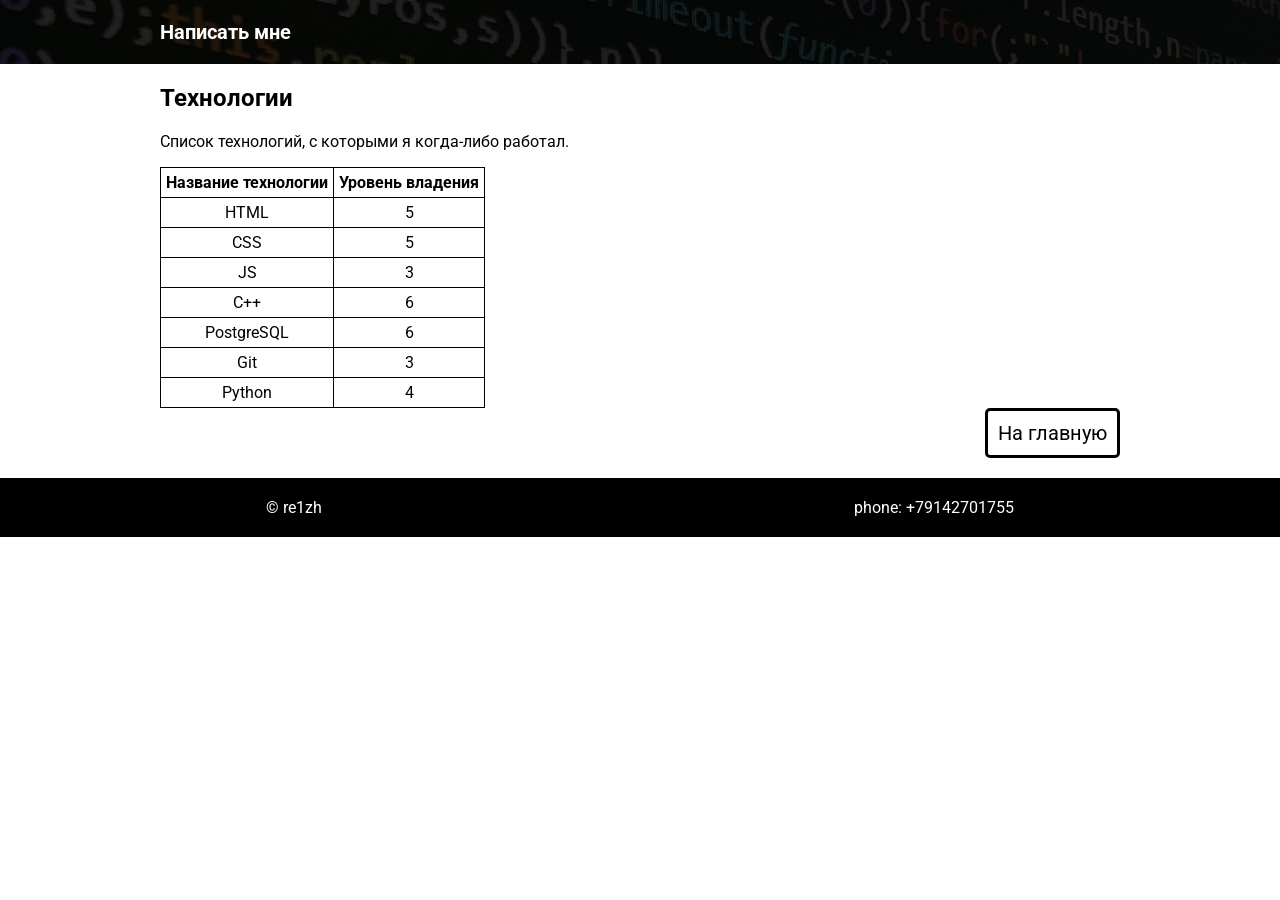
<file: lab1/technologies.html>
<!DOCTYPE html>
<html lang="ru">
    <head>
        <meta charset="utf-8">
        <title>Web-developer</title>

        <link rel="preconnect" href="https://fonts.googleapis.com">
        <link rel="preconnect" href="https://fonts.gstatic.com" crossorigin>
        <link href="https://fonts.googleapis.com/css2?family=Roboto:wght@700&display=swap" rel="stylesheet">

        <link rel="stylesheet" href="style.css">
    </head>
    <body>
        <header class="header">
            <div class="container">
                <nav class="main-menu">
                    <ul>
                        <li><a href="mailto:ediseevoleg1go@gmail.com">Написать мне</a></li>
                    </ul>
                </nav>
            </div>
        </header>

        <main>
            <div class="container">
                <section id="technologies">
                    <h2>Технологии</h2>
                    <p>
                        Список технологий, с которыми я когда-либо работал.
                    </p>
                    <table>
                        <thead>
                            <tr>
                                <th>Название технологии</th>
                                <th>Уровень владения</th>
                            </tr>
                        </thead>
                        <tbody>
                            <tr>
                                <td>HTML</td>
                                <td>5</td>
                            </tr>
                            <tr>
                                <td>CSS</td>
                                <td>5</td>
                            </tr>
                            <tr>
                                <td>JS</td>
                                <td>3</td>
                            </tr>
                            <tr>
                                <td>С++</td>
                                <td>6</td>
                            </tr>
                            <tr>
                                <td>PostgreSQL</td>
                                <td>6</td>
                            </tr>
                            <tr>
                                <td>Git</td>
                                <td>3</td>
                            </tr>
                            <tr>
                                <td>Python</td>
                                <td>4</td>
                            </tr>
                        </tbody>
                    </table>
                    <div class="text-right">
                        <a class="btn" href="index.html">На главную</a>
                    </div>
                </section>
            </div>
        </main>

        <footer class="footer">
            <div class="container">
                &copy; re1zh
            </div>
            <div class="container">
                phone: +79142701755
            </div>
        </footer>
    </body>
</html>
</file>
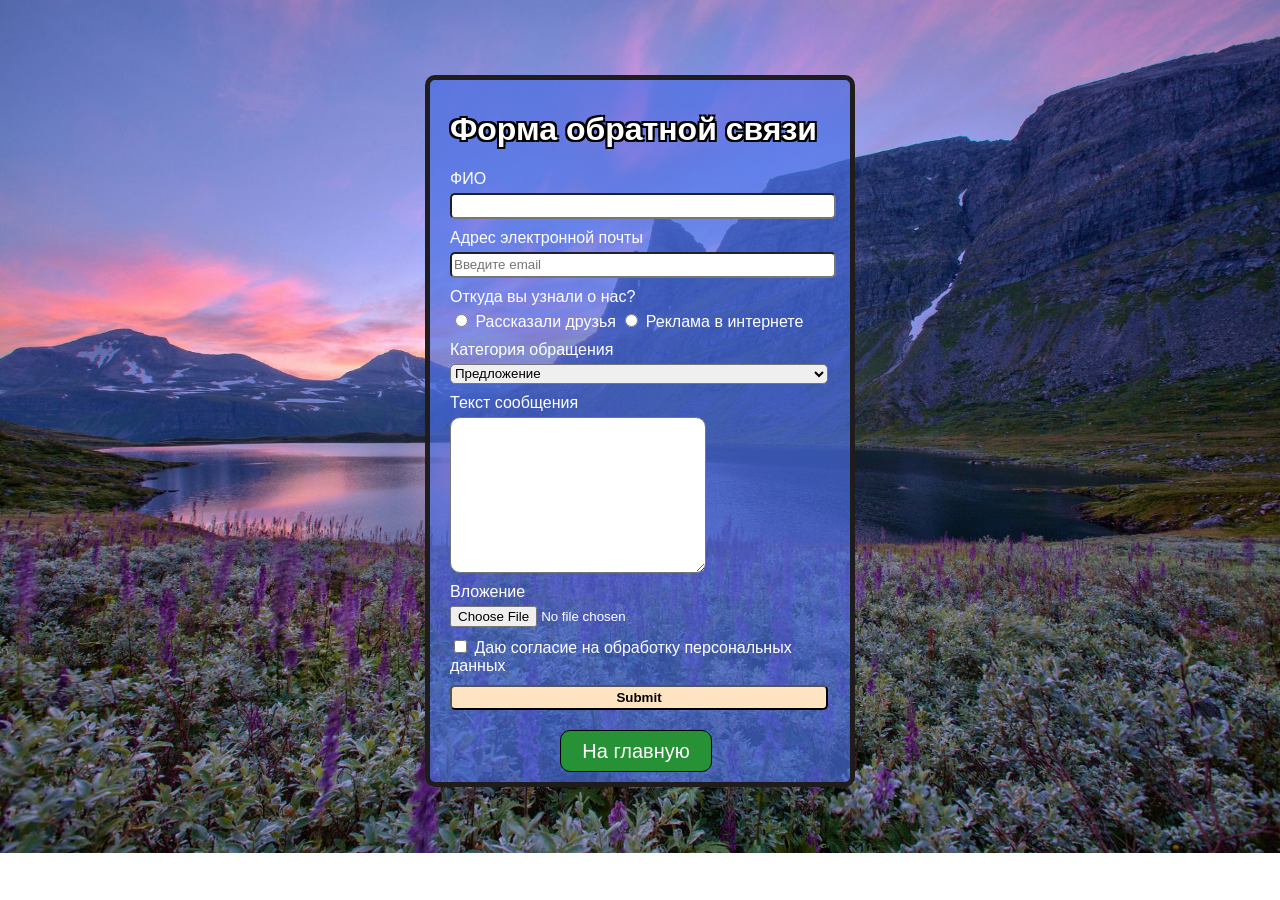
<file: lab2/feedback.html>
<!DOCTYPE html>
<html lang="en">
<head>
    <meta charset="UTF-8">
    <title>Обратная связь</title>

    <link rel="stylesheet" href="feedback_style.css">
</head>
<body>
    <form action="https://httpbin.org/post" method="post">
        <div class="fb_content">
            <h1 class="main_text">Форма обратной связи</h1>
            <div class="snp">
                <label for="snp">ФИО</label>
                <input type="text" name="snp" id="snp" class="snp_input">
            </div>
            <div class="element">
                <label for="">Адрес электронной почты</label>
                <input type="text" name="mail" id="mail" placeholder="Введите email">
            </div>
            <div class="radio_btn">
                <label>Откуда вы узнали о нас?</label>
                <div class="radio_btn_2">
                    <input type="radio">
                    <label for="">Рассказали друзья</label>

                    <input type="radio">
                    <label for="">Реклама в интернете</label>
                </div>
            </div>
            <div class="element">
                <label for="selector">Категория обращения</label>
                <select name="select" id="selector">
                    <option value="offer">Предложение</option>
                    <option value="comp">Жалоба</option>
                </select>
            </div>

            <div class="element">
                <label for="area">Текст сообщения</label>
                <textarea name="area" id="area" cols="30" rows="10"></textarea>
            </div>
            
            <div class="element">
                <label for="file">Вложение</label>
                <input type="file" name="file" id="file">
            </div>

            <div class="check">
                <input type="checkbox" name="check" id="check">
                <label for="check">Даю согласие на обработку персональных данных</label>
            </div>

            <input type="submit" name="" id="log_in" placeholder="Отправить">

            <a href="index.html"><div class="to_index">На главную</div></a>
        </div>
    </form>
</body>
</html>
</file>
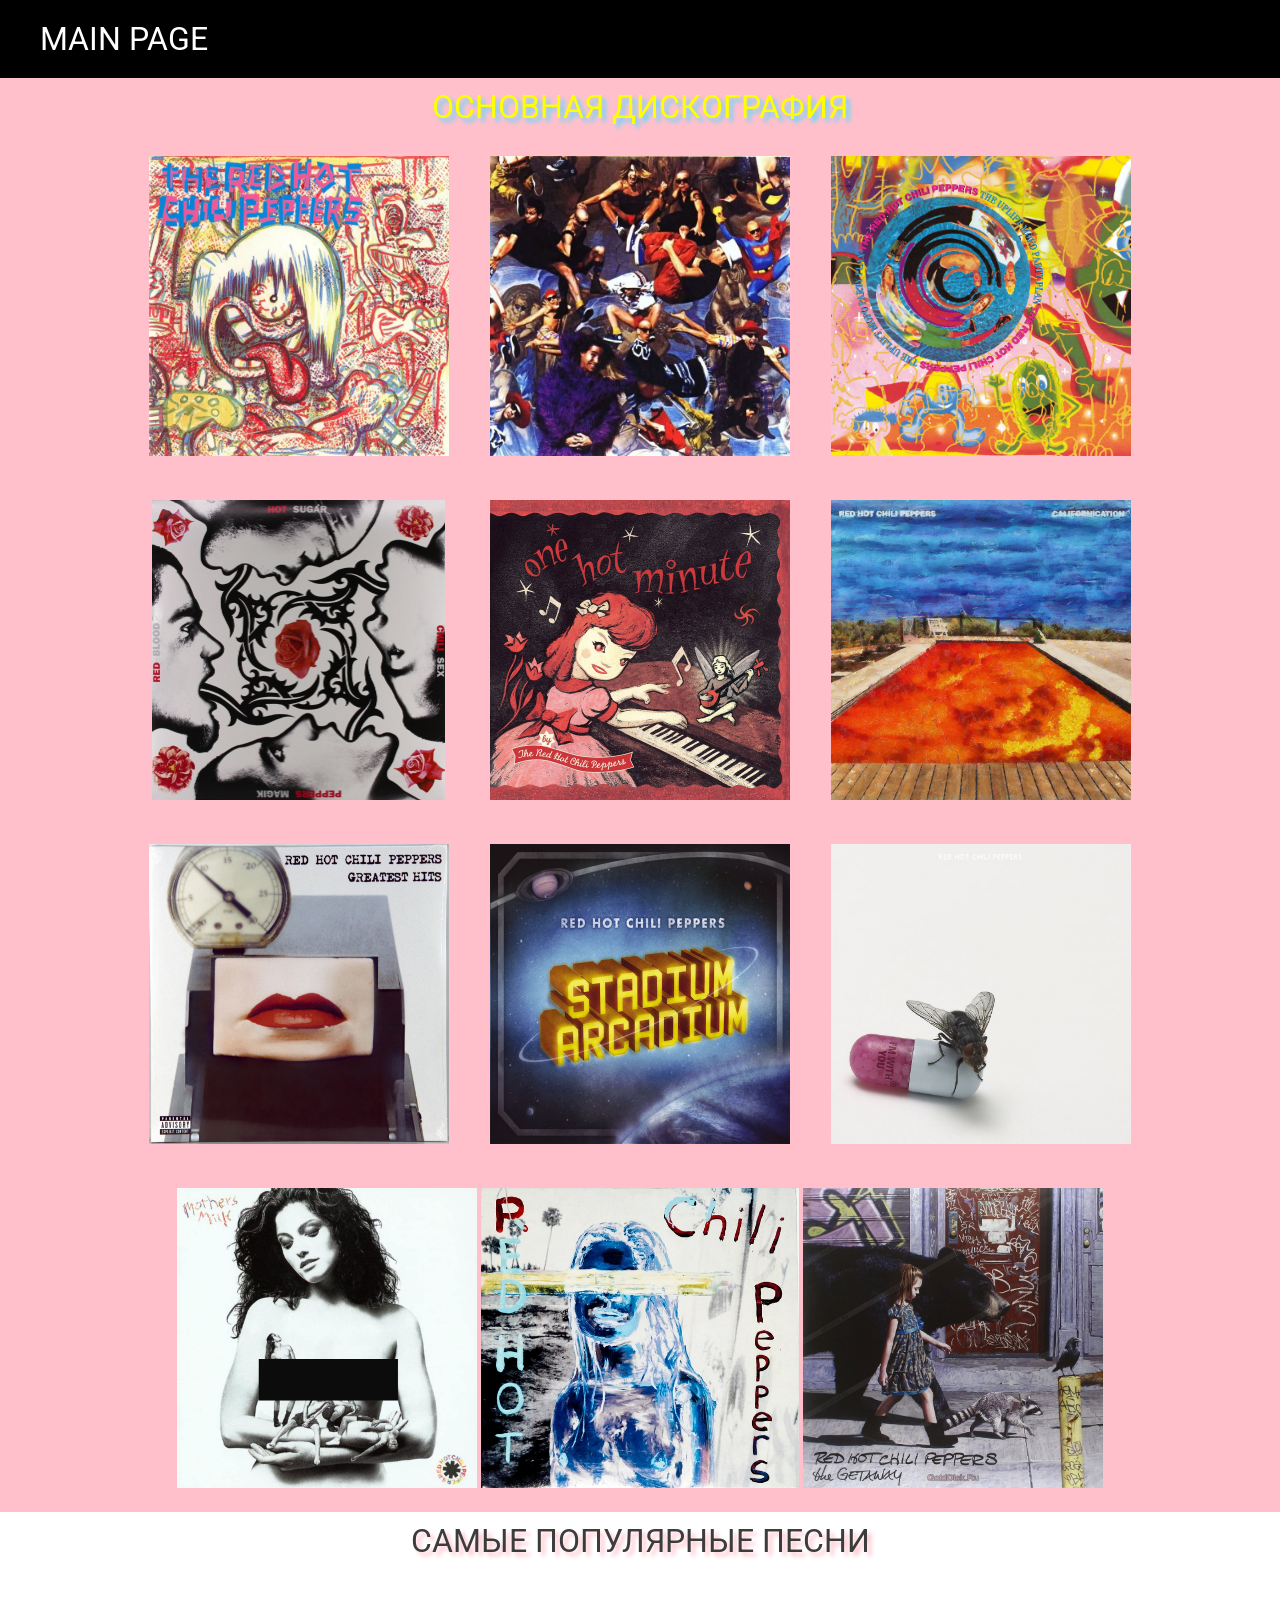
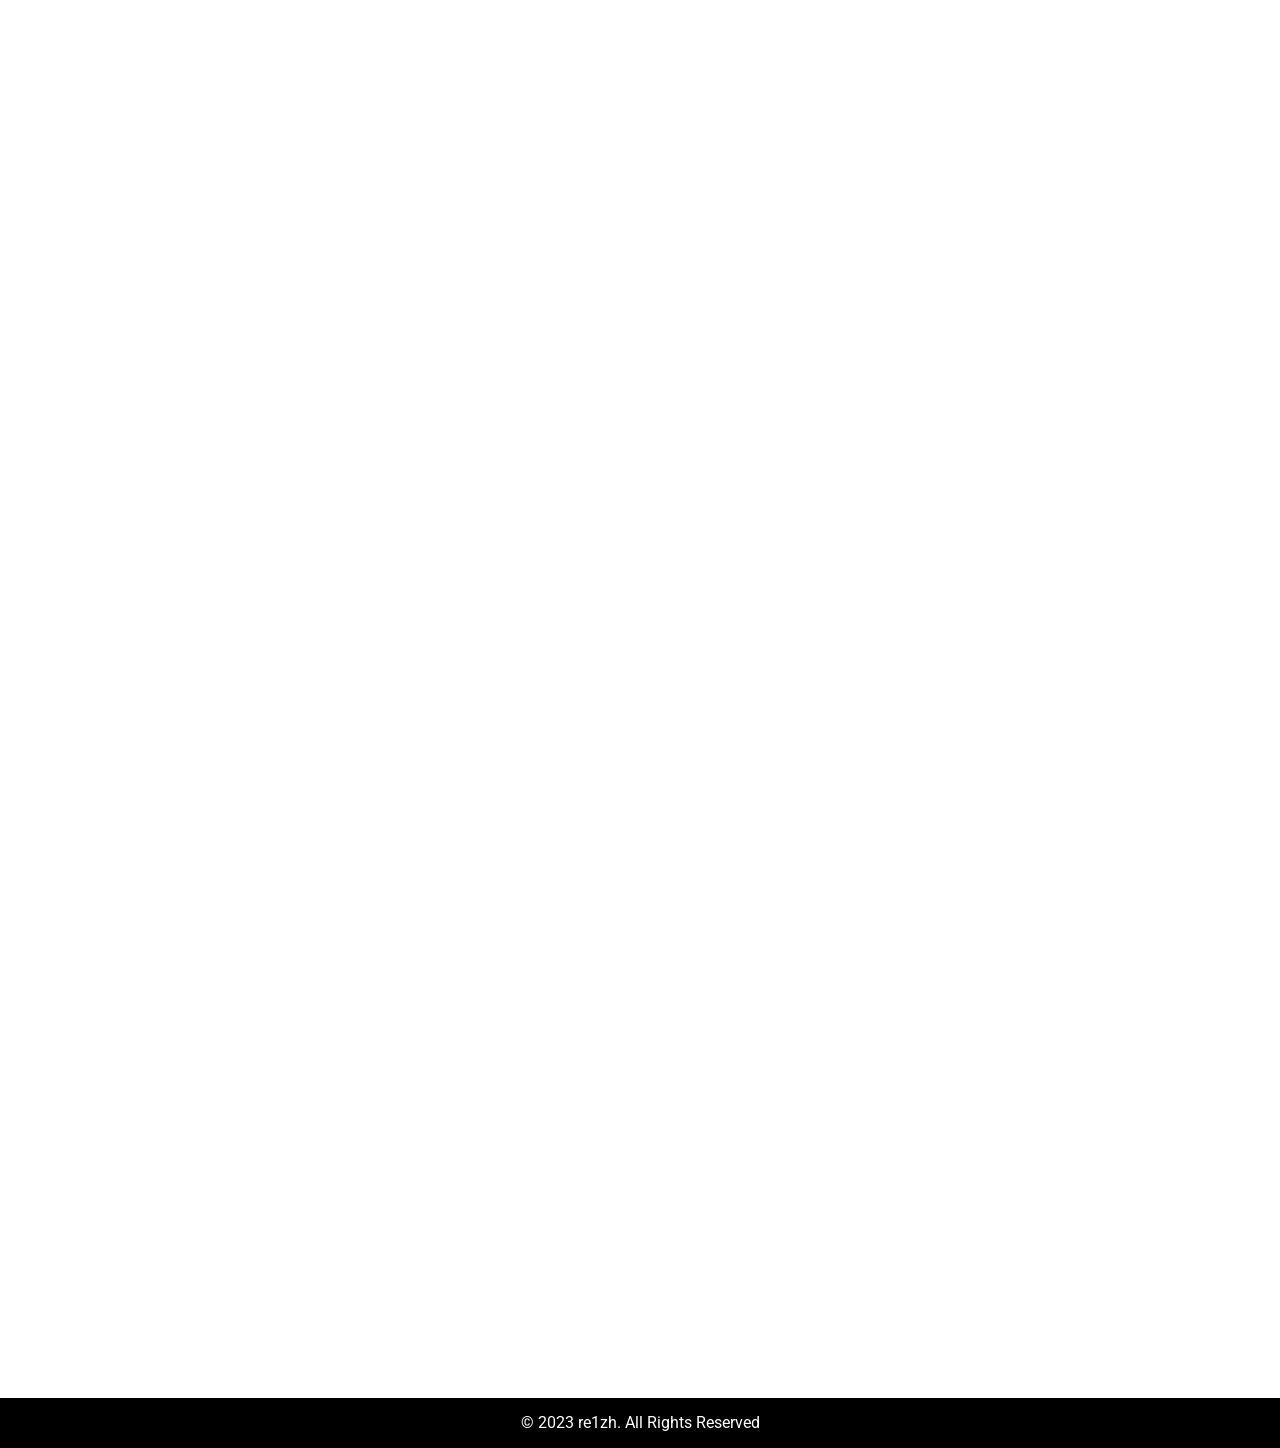
<file: lab3/music.html>
<!DOCTYPE html>
<html lang="en">
<head>
    <meta charset="UTF-8">
    <title>Red Hot Chili Peppers</title>

    <link rel="stylesheet" href="music_style.css">

    <link rel="preconnect" href="https://fonts.googleapis.com">
    <link rel="preconnect" href="https://fonts.gstatic.com" crossorigin>
    <link href="https://fonts.googleapis.com/css2?family=Nunito+Sans:opsz@6..12&family=Oswald:wght@600&family=Roboto:wght@700&display=swap" rel="stylesheet">

    <link media="print" rel="stylesheet" href="music_print.css">
</head>
<body>
    <header>
        <div>
            <nav class="menu first-font">
                <ul>
                    <li><a href="index.html">MAIN PAGE</a></li>
                </ul>
            </nav>
        </div>
    </header>
    <main>
        <div class="albums-content">
            <p class="albums-text first-font">ОСНОВНАЯ ДИСКОГРАФИЯ</p>
            <div class="albums-container">
                <div class="albums-container-elem">
                    <a href="https://music.yandex.ru/album/31707">
                        <img src="img/first_album.jpg" alt="the_red_hot_chili_peppers_album">
                    </a>
                    <a href="https://music.yandex.ru/album/21870">
                        <img src="img/bssm.jpg" alt="blood_sugar_sex_magik_album">
                    </a>
                    <a href="https://music.yandex.ru/album/14377">
                        <img src="img/hits.jpg" alt="greatest_hits_album">
                    </a>
                </div>
                <div class="albums-container-elem">
                    <a href="https://music.yandex.ru/album/31704">
                        <img src="img/freaky-styley.jpg" alt="freaky_styley_album">
                    </a>
                    <a href="https://music.yandex.ru/album/21970">
                        <img src="img/one-hot.jpg" alt="one_hot_minute_album">
                    </a>
                    <a href="https://music.yandex.ru/album/38205">
                        <img src="img/stadium_arcadium.jpg" alt="stadium_arcadium_album">
                    </a>
                </div>
                <div class="albums-container-elem">
                    <a href="https://music.yandex.ru/album/31706">
                        <img src="img/uplift_mofo.jpg" alt="the_uplift_mofo_party_plan_album">
                    </a>
                    <a href="https://music.yandex.ru/album/21862">
                        <img src="img/califonication.jpeg" alt="califonication_album">
                    </a>
                    <a href="https://music.yandex.ru/album/282941">
                        <img src="img/im-with-you.jfif" alt="im_with_you_album">
                    </a>
                </div>
                <div class="albums-container-elem">
                    <a href="https://music.yandex.ru/album/31705">
                        <img src="img/mothers-milk.jpg" alt="mothers_milk_album">
                    </a>
                    <a href="https://music.yandex.ru/album/22058">
                        <img src="img/by_the_way.jpg" alt="by_the_way_album">
                    </a>
                    <a href="https://music.yandex.ru/album/3550565">
                        <img src="img/getaway.jpg" alt="getaway_album">
                    </a>
                </div>
            </div>
        </div>
        <div class="fav-songs-container">
            <p class="songs-text first-font">САМЫЕ ПОПУЛЯРНЫЕ ПЕСНИ</p>
            <div class="songs-list">
                <div class="songs-list-elem">
                    <iframe frameborder="0" style="border:none;width:100%;height:200px;" width="100%" height="200" src="https://music.yandex.ru/iframe/track/148345/2390201">Слушайте <a href='https://music.yandex.ru/album/2390201/track/148345'>Californication</a> — <a href='https://music.yandex.ru/artist/36833'>Red Hot Chili Peppers</a> на Яндекс Музыке</iframe>
                    <iframe frameborder="0" style="border:none;width:100%;height:200px;" width="100%" height="200" src="https://music.yandex.ru/iframe/track/148349/21870">Слушайте <a href='https://music.yandex.ru/album/21870/track/148349'>Give It Away</a> — <a href='https://music.yandex.ru/artist/36833'>Red Hot Chili Peppers</a> на Яндекс Музыке</iframe>
                    <iframe frameborder="0" style="border:none;width:100%;height:200px;" width="100%" height="200" src="https://music.yandex.ru/iframe/track/148348/21862">Слушайте <a href='https://music.yandex.ru/album/21862/track/148348'>Scar Tissue</a> — <a href='https://music.yandex.ru/artist/36833'>Red Hot Chili Peppers</a> на Яндекс Музыке</iframe>
                    <iframe frameborder="0" style="border:none;width:100%;height:200px;" width="100%" height="200" src="https://music.yandex.ru/iframe/track/133049/38205">Слушайте <a href='https://music.yandex.ru/album/38205/track/133049'>Dani California</a> — <a href='https://music.yandex.ru/artist/36833'>Red Hot Chili Peppers</a> на Яндекс Музыке</iframe>
                    <iframe frameborder="0" style="border:none;width:100%;height:200px;" width="100%" height="200" src="https://music.yandex.ru/iframe/track/2330553/282941">Слушайте <a href='https://music.yandex.ru/album/282941/track/2330553'>The Adventures of Rain Dance Maggie</a> — <a href='https://music.yandex.ru/artist/36833'>Red Hot Chili Peppers</a> на Яндекс Музыке</iframe>
                    <iframe frameborder="0" style="border:none;width:100%;height:200px;" width="100%" height="200" src="https://music.yandex.ru/iframe/track/28932675/3550565">Слушайте <a href='https://music.yandex.ru/album/3550565/track/28932675'>Dark Necessities</a> — <a href='https://music.yandex.ru/artist/36833'>Red Hot Chili Peppers</a> на Яндекс Музыке</iframe>
                    <iframe frameborder="0" style="border:none;width:100%;height:200px;" width="100%" height="200" src="https://music.yandex.ru/iframe/track/133007/38205">Слушайте <a href='https://music.yandex.ru/album/38205/track/133007'>Tell Me Baby</a> — <a href='https://music.yandex.ru/artist/36833'>Red Hot Chili Peppers</a> на Яндекс Музыке</iframe>
                </div>
                <div class="songs-list-elem"> 
                    <iframe frameborder="0" style="border:none;width:100%;height:200px;" width="100%" height="200" src="https://music.yandex.ru/iframe/track/214489/2390201">Слушайте <a href='https://music.yandex.ru/album/2390201/track/214489'>Can't Stop</a> — <a href='https://music.yandex.ru/artist/36833'>Red Hot Chili Peppers</a> на Яндекс Музыке</iframe>
                    <iframe frameborder="0" style="border:none;width:100%;height:200px;" width="100%" height="200" src="https://music.yandex.ru/iframe/track/148336/21870">Слушайте <a href='https://music.yandex.ru/album/21870/track/148336'>Under the Bridge</a> — <a href='https://music.yandex.ru/artist/36833'>Red Hot Chili Peppers</a> на Яндекс Музыке</iframe>
                    <iframe frameborder="0" style="border:none;width:100%;height:200px;" width="100%" height="200" src="https://music.yandex.ru/iframe/track/214492/22058">Слушайте <a href='https://music.yandex.ru/album/22058/track/214492'>By the Way</a> — <a href='https://music.yandex.ru/artist/36833'>Red Hot Chili Peppers</a> на Яндекс Музыке</iframe>
                    <iframe frameborder="0" style="border:none;width:100%;height:200px;" width="100%" height="200" src="https://music.yandex.ru/iframe/track/170051/38205">Слушайте <a href='https://music.yandex.ru/album/38205/track/170051'>Snow (Hey Oh)</a> — <a href='https://music.yandex.ru/artist/36833'>Red Hot Chili Peppers</a> на Яндекс Музыке</iframe>
                    <iframe frameborder="0" style="border:none;width:100%;height:200px;" width="100%" height="200" src="https://music.yandex.ru/iframe/track/2690882/282941">Слушайте <a href='https://music.yandex.ru/album/282941/track/2690882'>Look Around</a> — <a href='https://music.yandex.ru/artist/36833'>Red Hot Chili Peppers</a> на Яндекс Музыке</iframe>
                    <iframe frameborder="0" style="border:none;width:100%;height:200px;" width="100%" height="200" src="https://music.yandex.ru/iframe/track/29513000/3550565">Слушайте <a href='https://music.yandex.ru/album/3550565/track/29513000'>Sick Love</a> — <a href='https://music.yandex.ru/artist/36833'>Red Hot Chili Peppers</a> на Яндекс Музыке</iframe>
                    <iframe frameborder="0" style="border:none;width:100%;height:200px;" width="100%" height="200" src="https://music.yandex.ru/iframe/track/214395/21862">Слушайте <a href='https://music.yandex.ru/album/21862/track/214395'>Around the World</a> — <a href='https://music.yandex.ru/artist/36833'>Red Hot Chili Peppers</a> на Яндекс Музыке</iframe>
                </div>
            </div>
        </div>
    </main>
    <footer class="first-font">
        <div class="tag">
            &copy; 2023 re1zh. All Rights Reserved
        </div>
    </footer>
</body>
</html>
</file>
<file: lab1/style.css>
body {
    margin: 0;
    font-family: 'Roboto', sans-serif;
}

.main-menu ul {
    list-style: none;
    padding: 0;
    margin: 0;
}

.main-menu li {
    display: inline;
    margin-right: 50px;
}

.main-menu li:last-child {
    margin-right: 0;
}

main p{
    text-align: justify;
}

.header {
    background-color: black;
    color: white;
    padding: 20px 0;
    font-size: 1.25rem;
    font-weight: bold;
    background-image: url(images/background.jpg);
    background-repeat: no-repeat;
    background-size: cover;
}

.container {
    max-width: 75%;
    margin: 0 auto;
}

.main-menu a {
    text-decoration: none;
    color: white;
}

p {
    text-align: justify;
}

p {
    text-align: left;
}

footer {
    background-color: black;
    color: white;
    padding: 20px 0;
    margin-top: 20px;
    display: flex;
}

.avatar {
    height: 200px;
    text-align: center;
    background-repeat: no-repeat;
    background-position: center;
}

.avatar img {
    height: 100%;
}

.btn {
    border: 3px solid black;
    border-radius: 5px;
    padding: 10px;
    text-decoration: none;
    color: black;
    font-size: 1.25rem;
    display: inline-block;
    transition: color 1s, border-color 1s;
}

.btn-white{
    color: white;
    border-color: white;
}

.btn:hover {
    color: grey;
    border-color: grey;
}

.text-right {
    text-align: right;
}

table {
    border-collapse: collapse;
}

table, th, td {
    border: 1px solid black
}

th, td {
    text-align: center;
    padding: 5px;
}

.text-center {
    text-align: center;
}

.text-upper {
    text-transform: uppercase;
}
</file>
<file: lab2/style.css>
body {
    margin: 0;
}

footer {
    margin-top: 50px;
}

.top-bot {
    background-color: rgb(239, 239, 239);
    padding: 20px 0 20px;
    padding-left: 20px;
    font-family: 'Oswald', sans-serif;
    font-family: 'Roboto', sans-serif;
}

.top-bot ul{
    list-style: none;
    padding: 0;
    margin: 0;
}

.top-bot li {
    display: inline;
    margin-right: 20px;
    font-size: 1.25rem;
}

.top-bot li:last-child {
    right: 0;
    position: absolute;
}

.top-bot a {
    text-decoration: none;
    color: black;
}

.blue-line {
    background-color: #4169E1;
    height: 5px;
}

main {
    display: grid;
    grid-template-columns: 11% 89%;
}

.filter {
    margin-left: 20px;
    display: block;
    text-align: left;
}

.manufacts {
    margin-bottom: 30px;
}

.hhgoods_text {
    font-size: 2rem;
}

.btn {
    margin-top: 30px;
    background-color: #4169E1;
    width: 150px;
    height: 40px;
    color: white;
    text-align: center;
    vertical-align: middle;
    line-height: 40px;
    font-family: Arial;
    font-style: bold;
    border-radius: 10px;
    font-size: 1.25rem;
}

.to_top_img {
    height: 30px;
    position: fixed;
    right: 0;
    bottom: 0;
    padding-bottom: 20px;
    padding-right: 20px;
}

.content {
    margin-left: 100px;
}

.goods {
    display: grid;
    grid-template-columns: 1fr 1fr;
    width: 70%;
    justify-content: left;
    justify-items: left;
    column-gap: 20px;
    row-gap: 20px;
    margin: 0;

}

.goods_text {
    font-size: 1.5rem;
}

.goods_elem {
    width: 580px;
    height: 350px;
    border: 3px #4169E1 solid;
    display: grid;
    grid-template-columns: 1fr 1fr;
    border-radius: 10px;
}

.elem_img {
    height: 350px;
    width: 300px;
    border-radius: 10px 0 0 10px;
}

.desc {
    padding-left: 10px;
    padding-right: 10px;
    background-color: rgb(239, 239, 239);
    border-radius: 0 10px 10px 0;
}

.order-btn {
    display: grid;
    grid-template-columns: 1fr 1fr;
    width: 200px;
    height: 40px;
    vertical-align: middle;
    line-height: 40px;
    font-family: Arial;
    font-style: bold;
    border: 0.5px solid black;
    border-radius: 10px;
    margin-top: 40px;
    margin-left: auto;
    margin-right: auto;
}

.price {
    background-color: #000001af;
    color: white;
    border-radius: 10px 0 0 10px;
    text-align: center;
}

.order {
    background-color: #4169E1;
    color: white;
    border-radius: 0 10px 10px 0;
    text-align: center;
}
</file>
<file: lab3/style.css>
body{
    margin: 0;
}

.first-font {
    font-family: 'Nunito Sans', sans-serif;
    font-family: 'Oswald', sans-serif;
    font-family: 'Roboto', sans-serif;
}

.second-font {
    font-family: 'Alumni Sans Collegiate One', sans-serif;
    font-family: 'Oswald', sans-serif;
    font-family: 'Roboto', sans-serif;
}

header {
    background-color: black;
}

.container {
    max-width: 100%;
    margin: 0;
}

.menu ul{
    display: flex;
    justify-content: center;
    list-style: none;
    padding: 0;
    margin: 0;
}

.menu li {
    padding: 20px 0px 20px 0px;
    font-size: 2rem;
    color: white;
    margin-right: 50px;
}

a {
    text-decoration: none;
}

.menu a {
    color: white;
}

.main-content {
    max-height: 100%;
}

.image-container { 
    display: flex;
    align-items: center;
    justify-content: center;
    width: 100%;
    height: 800px;
    background-image: url(img/rhcp2.jpg);
    background-repeat: no-repeat;
    background-size: cover;
}

.img-rhcp-logo {
    position: relative;
    height: 300px;
    top: 50px;
}

.description-content {
    display: flex;
    background-color: black;
    height: 500px;
}

.img-concert-container {
    height: 400px;
    border: 5px solid white;
    border-radius: 10px;
    margin: auto;
}

.img-concert {
    height: 100%;
    border-radius: 10px;
}

.description-text-container {
    width: 50%;
    margin: auto;
    text-align: justify;
    font-size: 1.5rem;
    color: white
}

.music-container {
    height: 720px;
    background-color: rgb(198, 29, 29);
}

.music-container h1{
    margin: 0;
    text-align: center;
    padding: 20px 0px 20px 0px;
    color: white;
    text-shadow: 1px 1px 1px #000;
}

.albums-container {
    display: flex;
    justify-content: center;
    width: 1000px;
    height: 500px;
    margin: auto;
}

.albums-container-1 {
    display: flex;
}

.albums-container-2 {
    display: flex;
    flex-wrap: wrap
}

.albums-img1 {
    width: 500px;
    height: 500px;
}

.albums-img2 {
    width: 250px;
    height: 250px;
}

.music-btn {
    text-align: center;
    font-size: 1.5rem;
    width: 200px;
    height: 40px;
    background-color: black;
    color: white;
    margin: auto;
    margin-top: 35px;
    padding-top: 10px;
    border: 2px solid white;
    border-radius: 10px;
}

.music-btn:hover {
    text-align: center;
    font-size: 1.5rem;
    width: 200px;
    height: 40px;
    background-color: white;
    color: black;
    margin: auto;
    margin-top: 35px;
    padding-top: 10px;
    border: 2px solid black;
    border-radius: 10px;
    transition: 1s;
}

.community-merch-section{
    background-color: pink;
    height: 500px;
}

.merch-container {
    display: flex;
    height: 300px;
    justify-content: space-around;
    padding: 20px 0px 20px 0px;
}

.merch-container img {
    height: 300px;
    border: 10px solid rgb(97, 215, 255);
    border-radius: 10px;
}

.merch-container p {
    font-size: 2.5rem;
    margin-top: 125px;
    color: yellow;
    text-shadow: 4px 4px 4px rgb(97, 215, 255);
}

.community-container {
    margin-top: 30px;
    display: flex;
    justify-content: center;
    font-size: 2rem;
    color: yellow;
    text-shadow: 4px 4px 4px rgb(97, 215, 255);
}

.community-container p{
    margin-right: 50px;
}

.comm_input {
    border: none;
    background-color: transparent;
    border-bottom: 1px solid black;
    height: 50px;
    margin-top: 20px;
    outline: none;
}

.submit_btn {
    height: 50px;
    margin-top: 20px;
    border: 2px solid white;
    background-color: black;
    border-radius: 10px;
    color: white;
}

.submit_btn:hover {
    height: 50px;
    margin-top: 20px;
    border: 1px solid black;
    background-color: white;
    color: black;
    border-radius: 10px;
    transition: 1s;
}

footer {
    display: flex;
    justify-content: center;
    background-color: black;
    color: white;
    height: 50px;
}

.tag {
    padding-top: 15px;
}
</file>
<file: lab3/print.css>
@media print {
    .menu {
        display: none;
    }

    .image-container {
        display: none;
    }

    .description-text-container {
        padding: 0px 10px 0px 10px;
    }

    .music-btn {
        display: none;
    }

    .community-merch-section {
        height: 100px;
    }

    .merch-container {
        display: none;
    }

    footer {
        margin-top: 20px;
    }
}
</file>
<file: lab5/styles.css>
body {
    margin: 0;
    background-color: #F2F5F1;
}

.header {
    background-color: #1d3557;
    color: white;
    font-size: 40px;
    padding: 20px;
    padding-left: 50px;
}

.header > nav {
    display: flex;
}

.title {
    margin-left: 20px;
}

.logo {
    max-height: 50px;
}

.container {
    max-width: 1000px;
    margin: 0 auto;
    padding: 0 20px;
}

.facts-list-item {
    margin-top: 20px;
    background-color: #d7d7d7;
}

.item-content {
    padding: 20px;
}

.item-footer {
    display: flex;
    padding: 10px;
    background-color: #1d3557;
    color: white;
    font-weight: bold;
}

.author-name {
    flex-grow: 1;
}

.upvotes {
    background-image: url('images/upvote_white.png');
    background-position: left;
    background-size: contain;
    background-repeat: no-repeat;
    padding-left: 30px;
}

.pagination-info {
    margin-top: 20px;
    font-weight: bold;
    display: flex;
}

.current-interval-info {
    margin-left: auto;
}

.per-page-btn {
    background-color: white;
    font-size: 20px;
    border: 1px solid black;
}

.pagination {
    display: flex;
    justify-content: space-between;
    margin: 40px 0;
    height: 40px;
}

.btn {
    background-color: #e63946;
    padding: 0 10px;
    font-size: 100%;
    font-weight: bold;
    color: white;
    outline: none;
    cursor: pointer;
    height: 100%;
    border: 5px solid #e63946;
    box-sizing: border-box;
}

.btn:hover {
    background-color: #F2F5F1;
    color: black;
}

.active {
    background-color: #F2F5F1;
    color: black;
}

.first-page-btn, .last-page-btn {
    width: 250px;
}

.pages-btns > button {
    margin-right: 5px;
}

.search-form {
    margin: 40px 0;
    display: flex;
}

.search-field {
    flex-grow: 1;
    height: 40px;
    border: 5px solid #e63946;
    box-sizing: border-box;
    padding: 0 20px;
    font-size: 100%;
    outline: none;
}

.search-btn {
    padding: 0 20px;
    font-size: 100%;
    font-weight: bold;
    background-color: #e63946;
    border: 5px solid #e63946;
    border-left: none;
    color: white;
    outline: none;
    cursor: pointer;
    box-sizing: border-box;
}

.search-btn:hover {
    background-color: #F2F5F1;
    color: black;
}

.autocomplete-dropdown {
    position: absolute;
    width: 53.5%;
    max-height: 300px;
    overflow-y: auto;
    border: 1px solid #ccc;
    border-top: none;
    display: none;
    background-color: #fff;
}

.autocomplete-item {
    padding: 10px;
    cursor: pointer;
}

.autocomplete-item:hover {
    background-color: #f1f1f1;
}
</file>
<file: lab4/calc/style.css>
body {
    margin: 0;
    font-family: 'Franklin Gothic Medium', 'Arial Narrow', Arial, sans-serif;
}

.calc-container {
    width: 500px;
    height: 400px;
    margin: auto;
    border: 2px solid black;
    border-radius: 30px;
    margin-top: 50px;
}

.screen {
    padding: 20px;
    background-color: red;
    color: white;
    height: 15%;
    font-size: 2.5rem;
    text-align: right;
    color: #333;
    border-radius: 30px 30px 0px 0px;
}

.digits {
    border-right: 2px solid black;
    padding-right: 40px;
    padding-top: 20px;
}

.other {
    padding-top: 20px;
}

.buttons {
    display: flex;
    flex-wrap: wrap;
    justify-content: space-around;
}

.key {
    background-color: #b8b7b7;
    width: 60px;
    height: 60px;
    padding: 20px;
    font-size: 1.5em;
    border: 1px solid #333;
    margin: 5px;
    border-radius: 50%;
    position: relative;
}

.key:hover {
    background-color: #8d8d8d;
}
</file>
<file: lab4/tic-tac-toe/style.css>
#game {
    width: 500px;
    height: 500px;
    margin: auto;
    text-align: center;
}

#board {
    width: 300px;
    height: 300px;
    margin: auto;
    display: flex;
    flex-wrap: wrap;
}

.cell {
    height: 100px;
    width: 100px;
    border: 1px solid #000;
    box-sizing: border-box;
    font-size: 90px;
}

.btn {
    margin-top: 15px;
    background-color: #fff;
    border: 2px solid #000;
    font-size: 20px;
}
</file>
<file: lab2/feedback_style.css>
body {
    background-image: url(img/feedback_wp.jpg);
    background-repeat: no-repeat;
    background-size: cover;
}

.main_text {
    font-family: Arial, Helvetica, sans-serif;
    color: white;
    text-shadow: -2px -2px 0 #000, 2px -2px 0 #000, -2px 2px 0 #000, 2px 2px 0 #000;
}

.fb_content {
    background-color: rgba(74, 110, 226, 0.688);
    margin: 0 auto;
    width: 400px;
    margin-top: 75px;
    border: 5px solid rgba(33, 28, 28, 0.993);
    padding-left: 20px;
    padding-top: 10px;
    padding-bottom: 10px;
    color: white;
    border-radius: 10px;
    font-family: Arial, Helvetica, sans-serif;
}

input[type="text"] {
    border-radius: 5px;
    width: 378px;
    height: 20px;
    margin-top: 5px;
}

.element {
    display: grid;
    grid-template-rows: 1fr;
    margin-top: 10px;
}

.snp {
    display: grid;
    grid-template-rows: 1fr;
}

.mail {
    display: grid;
    grid-template-rows: 1fr;
    margin-top: 10px;
}

.radio_btn {
    margin-top: 10px;
}

.radio_btn_2 {
    padding-top: 5px;  
}

select {
    border-radius: 5px;
    width: 378px;
    height: 20px;
    margin-top: 5px;
}

textarea {
    margin-top: 5px;
    width: 250px;
    border-radius: 10px;
}

input[type="submit"] {
    width: 378px;
    height: 25px;
    border-radius: 5px;
    margin-top: 10px;
    background-color: bisque;
    font-weight: bold;
}

#file {
    margin-top: 5px;
}

.check {
    margin-top: 10px;
    display: block;
}

.to_index {
    margin-top: 30px;
    border: 1px solid black;
    background-color: #279235;
    width: 150px;
    height: 40px;
    color: white;
    text-align: center;
    vertical-align: middle;
    line-height: 40px;
    font-family: Arial;
    font-style: bold;
    border-radius: 10px;
    font-size: 1.25rem;
    margin-top: 20px;
    margin-left: 110px;
}

a {
    text-decoration: none;
    color: white;
}
</file>
<file: lab3/music_style.css>
body { 
    margin: 0;
}

.first-font {
    font-family: 'Nunito Sans', sans-serif;
    font-family: 'Oswald', sans-serif;
    font-family: 'Roboto', sans-serif;
}

header {
    background-color: black;
}

.menu ul{
    display: flex;
    justify-content:start;
    list-style: none;
    padding: 0;
    margin: 0;
    margin-left: 40px;
}

.menu li {
    padding: 20px 0px 20px 0px;
    font-size: 2rem;
    color: white;
}

a {
    text-decoration: none;
}

.menu a {
    color: white;
}

.albums-content {
    background-color: pink;
}

.albums-text {
    color: yellow;
    text-shadow: 4px 4px 4px rgb(97, 215, 255);
    text-align: center;
    font-size: 2rem;
    margin: 0;
    padding: 10px 0px 10px 0px;
}

.albums-container {
    display: flex;
    flex-wrap: wrap;
    width: 80%;
    margin: auto;
}

.albums-container-elem {
    flex: 25%;
    text-align: center;
}

.albums-container-elem img{
    height: 300px;
    margin: 20px 0px 20px 0px;
}

.albums-container-elem img:hover{
    transform: scale(1.1);
    transition: 0.5s;
}

.fav-songs-container {
    background-color: rgb(255, 255, 255);
}

.songs-text {
    color: rgb(60, 60, 60);
    text-shadow: 4px 4px 4px pink;
    text-align: center;
    font-size: 2rem;
    margin: 0;
    padding: 10px 0px 10px 0px;
}

.songs-list {
    display: flex;
}

.songs-list-elem {
    flex: 50%;
    margin: 0px 10px 0px 10px
}

footer {
    display: flex;
    justify-content: center;
    background-color: black;
    color: white;
    height: 50px;
}

.tag {
    padding-top: 15px;
}
</file>
<file: lab3/music_print.css>
@media print {
    .menu {
        display: none;
    }

    .albums-container-elem {
        flex: 25%;
    }

    .albums-container-elem img{
        height: 130px;
    }

    .fav-songs-container {
        display: none;
    }

    footer {
        margin-top: 400px;
    }
}
</file>
